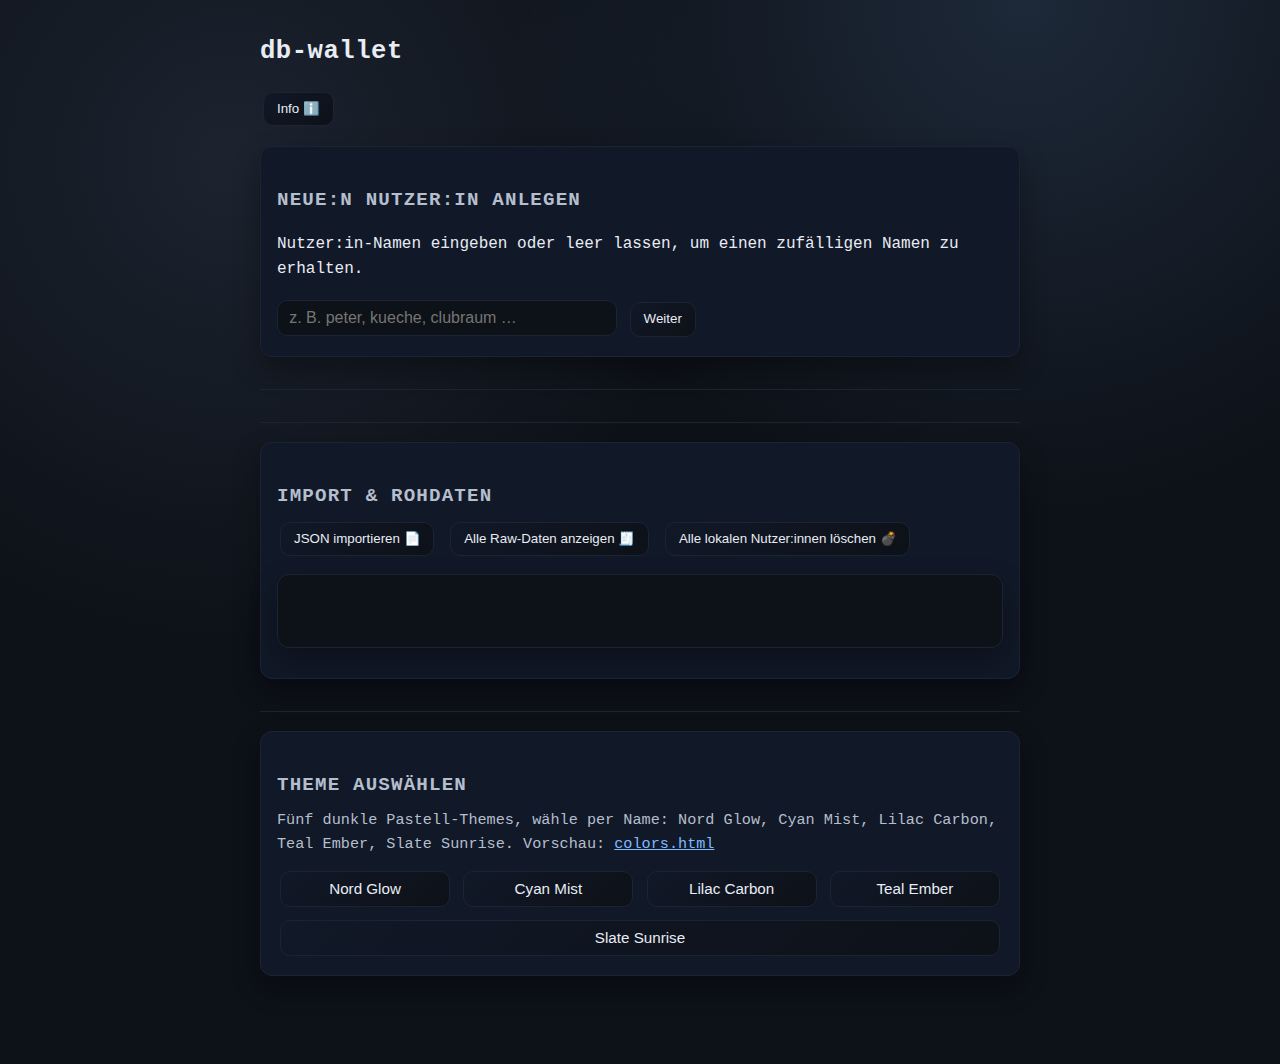
<file: index.html>
<!doctype html>
<html lang="de">
    <head>
        <meta charset="utf-8" />
        <meta name="viewport" content="width=device-width, initial-scale=1" />
        <title>db-wallet – Start</title>
        <link rel="stylesheet" href="style.css" />
    </head>
    <body>
        <h1>db-wallet</h1>
        <button id="btn-info">Info ℹ️</button>

        <section>
            <h2>Neue:n Nutzer:in anlegen</h2>
            <p>
                Nutzer:in-Namen eingeben oder leer lassen, um einen zufälligen
                Namen zu erhalten.
            </p>
            <input
                id="username"
                type="text"
                placeholder="z. B. peter, kueche, clubraum …"
            />
            <button id="btn-start">Weiter</button>
        </section>

        <hr />

        <section id="existing-users-section">
            <h2>Vorhandene Nutzer:innen</h2>
            <div id="existing-users"></div>
            <br />
            <button id="btn-search-users">
                Nach lokalen Nutzer:innen suchen 🔍
            </button>
        </section>

        <hr />

        <section>
            <h2>Import &amp; Rohdaten</h2>
            <button id="btn-import-json">JSON importieren 📄</button>
            <input
                id="file-import"
                type="file"
                accept="application/json"
                style="display: none"
            />
            <button id="btn-raw-all">Alle Raw-Daten anzeigen 🧾</button>
            <button id="btn-nuke-all">
                Alle lokalen Nutzer:innen löschen 💣
            </button>
            <pre id="raw-output"></pre>
        </section>

        <hr />

        <section id="theme-section">
            <h2>Theme auswählen</h2>
            <p class="theme-note">
                Fünf dunkle Pastell-Themes, wähle per Name: Nord Glow, Cyan
                Mist, Lilac Carbon, Teal Ember, Slate Sunrise. Vorschau:
                <a href="colors.html">colors.html</a>
            </p>
            <div class="theme-buttons" id="theme-buttons"></div>
        </section>

        <script>
            function normalize(name) {
                let n = String(name || "")
                    .trim()
                    .toLowerCase();
                n = n.replace(/\s+/g, "-");
                n = n.replace(/[^a-z0-9_-]/g, "");
                if (n.startsWith("import:"))
                    n = "user-" + n.slice("import:".length);
                return n;
            }

            function randomId(len = 6) {
                const chars = "abcdefghijklmnopqrstuvwxyz0123456789";
                let o = "";
                for (let i = 0; i < len; i++)
                    o += chars[(Math.random() * chars.length) | 0];
                return o;
            }

            function base64UrlFromBinary(binary) {
                return btoa(binary)
                    .replace(/\+/g, "-")
                    .replace(/\//g, "_")
                    .replace(/=+$/g, "");
            }

            function randomWalletId(bytesLen = 12) {
                const bytes = new Uint8Array(bytesLen);
                if (
                    typeof crypto !== "undefined" &&
                    crypto &&
                    crypto.getRandomValues
                ) {
                    crypto.getRandomValues(bytes);
                } else {
                    for (let i = 0; i < bytes.length; i++) {
                        bytes[i] = Math.floor(Math.random() * 256);
                    }
                }

                let binary = "";
                for (let i = 0; i < bytes.length; i++) {
                    binary += String.fromCharCode(bytes[i]);
                }
                return base64UrlFromBinary(binary);
            }

            const THEMES = {
                "Nord Glow": {
                    bg: "#111827",
                    panel: "#162131",
                    border: "#1f2c40",
                    accent: "#9cd6ff",
                    "accent-strong": "#7bc3ff",
                    text: "#e9f0fb",
                    muted: "#bfc9dc",
                    danger: "#f19da0",
                },
                "Cyan Mist": {
                    bg: "#0f1b24",
                    panel: "#142330",
                    border: "#1c3042",
                    accent: "#8be5ff",
                    "accent-strong": "#68d2ff",
                    text: "#e6f5ff",
                    muted: "#b8c9d9",
                    danger: "#ffb0b8",
                },
                "Lilac Carbon": {
                    bg: "#121322",
                    panel: "#181a2b",
                    border: "#242842",
                    accent: "#c7b6ff",
                    "accent-strong": "#b59bff",
                    text: "#f0edff",
                    muted: "#c5c2d8",
                    danger: "#f7a3c0",
                },
                "Teal Ember": {
                    bg: "#10201f",
                    panel: "#142826",
                    border: "#1b3531",
                    accent: "#8df0d1",
                    "accent-strong": "#6be8c0",
                    text: "#e9fff8",
                    muted: "#b5d6cb",
                    danger: "#ffb3a4",
                },
                "Slate Sunrise": {
                    bg: "#141b24",
                    panel: "#1a2430",
                    border: "#243244",
                    accent: "#f2c18f",
                    "accent-strong": "#f0ae69",
                    text: "#f7f1e7",
                    muted: "#d2c7ba",
                    danger: "#ffb4a2",
                },
            };

            const THEME_KEY = "db-wallet:theme";

            function getStoredTheme() {
                try {
                    const stored = localStorage.getItem(THEME_KEY);
                    return stored && THEMES[stored] ? stored : null;
                } catch (e) {
                    return null;
                }
            }

            function applyTheme(name) {
                const theme = THEMES[name];
                if (!theme) return;
                const root = document.documentElement;
                Object.entries(theme).forEach(([token, value]) => {
                    root.style.setProperty(`--${token}`, value);
                });
                try {
                    localStorage.setItem(THEME_KEY, name);
                } catch (e) {
                    // ignore storage issues
                }
                highlightActiveTheme(name);
            }

            function highlightActiveTheme(name) {
                const buttons = document.querySelectorAll(".theme-btn");
                buttons.forEach((btn) => {
                    btn.classList.toggle("active", btn.dataset.theme === name);
                });
            }

            function initThemeSelector() {
                const container = document.getElementById("theme-buttons");
                if (!container) return;

                Object.keys(THEMES).forEach((name) => {
                    const btn = document.createElement("button");
                    btn.className = "theme-btn";
                    btn.dataset.theme = name;
                    btn.textContent = name;
                    btn.addEventListener("click", () => applyTheme(name));
                    container.appendChild(btn);
                });

                const stored = getStoredTheme();
                if (stored) {
                    applyTheme(stored);
                }
            }

            (function applyStoredTheme() {
                const stored = getStoredTheme();
                if (stored) applyTheme(stored);
            })();

            const STORAGE_PREFIX = "db-wallet:";

            function safeParse(raw) {
                try {
                    return JSON.parse(raw);
                } catch (e) {
                    return null;
                }
            }

            function userIdExists(userId) {
                if (!userId) return false;
                return !!localStorage.getItem(STORAGE_PREFIX + userId);
            }

            function makeUniqueUserId(base) {
                let candidate = base;
                let i = 2;
                while (userIdExists(candidate)) {
                    candidate = `${base}-${i}`;
                    i++;
                }
                return candidate;
            }

            // Alle Wallet-ähnlichen Objekte aus localStorage sammeln
            function collectWalletEntries() {
                const entries = [];
                const seenUserIds = new Set();

                for (let i = 0; i < localStorage.length; i++) {
                    const key = localStorage.key(i);
                    if (!key) continue;

                    if (!key.startsWith(STORAGE_PREFIX)) continue;

                    try {
                        const raw = localStorage.getItem(key);
                        if (!raw) continue;
                        const obj = JSON.parse(raw);
                        if (
                            obj &&
                            typeof obj === "object" &&
                            Array.isArray(obj.events)
                        ) {
                            const userId =
                                typeof obj.userId === "string"
                                    ? obj.userId
                                    : key.slice(STORAGE_PREFIX.length);
                            if (!userId) continue;
                            if (!seenUserIds.has(userId)) {
                                seenUserIds.add(userId);
                                entries.push({
                                    key,
                                    userId,
                                    wallet: obj,
                                });
                            }
                        }
                    } catch (e) {
                        // ignorieren
                    }
                }

                entries.sort((a, b) => a.userId.localeCompare(b.userId));
                return entries;
            }

            function mergeEvents(localEvents, remoteEvents) {
                const map = new Map();
                for (const e of localEvents || []) {
                    if (e && e.id) map.set(e.id, e);
                }
                for (const e of remoteEvents || []) {
                    if (e && e.id && !map.has(e.id)) map.set(e.id, e);
                }
                return Array.from(map.values());
            }

            function findUserIdByWalletId(walletId) {
                if (!walletId) return null;
                const entries = collectWalletEntries();
                for (const entry of entries) {
                    if (entry.wallet && entry.wallet.walletId === walletId) {
                        return entry.userId;
                    }
                }
                return null;
            }

            function renderExistingUsers() {
                const container = document.getElementById("existing-users");
                const section = document.getElementById(
                    "existing-users-section",
                );
                if (!container) return;

                const entries = collectWalletEntries();
                container.innerHTML = "";

                if (!entries.length) {
                    if (section) {
                        section.style.display = "none";
                    }
                    return;
                }

                if (section) {
                    section.style.display = "block";
                }

                const list = document.createElement("div");
                entries.forEach((entry, index) => {
                    const row = document.createElement("div");
                    row.style.display = "flex";
                    row.style.alignItems = "center";
                    row.style.gap = "0.5rem";

                    const radio = document.createElement("input");
                    radio.type = "radio";
                    radio.name = "existing-user";
                    radio.value = entry.userId;
                    radio.title = "Diese:n Nutzer:in öffnen";
                    if (index === 0) radio.checked = true;

                    const radioLabel = document.createElement("span");
                    radioLabel.textContent = "öffnen";

                    const checkbox = document.createElement("input");
                    checkbox.type = "checkbox";
                    checkbox.className = "user-delete-checkbox";
                    checkbox.value = entry.userId;
                    checkbox.title = "Diese:n Nutzer:in zum Löschen markieren";

                    const checkboxLabel = document.createElement("span");
                    checkboxLabel.textContent = "löschen";

                    const label = document.createElement("span");
                    label.textContent = entry.userId;

                    row.appendChild(radio);
                    row.appendChild(radioLabel);
                    row.appendChild(checkbox);
                    row.appendChild(checkboxLabel);
                    row.appendChild(label);

                    list.appendChild(row);
                });

                container.appendChild(list);

                const btnOpen = document.createElement("button");
                btnOpen.textContent = "Ausgewählte:n Nutzer:in öffnen";
                btnOpen.addEventListener("click", () => {
                    const selected = container.querySelector(
                        'input[name="existing-user"]:checked',
                    );
                    if (!selected) return;
                    window.location.href = "wallet.html#" + selected.value;
                });

                const btnDelete = document.createElement("button");
                btnDelete.textContent = "Ausgewählte Nutzer:innen löschen 🗑️";
                btnDelete.addEventListener("click", () => {
                    const checkboxes = container.querySelectorAll(
                        ".user-delete-checkbox:checked",
                    );
                    if (!checkboxes.length) return;

                    const usersToDelete = Array.from(checkboxes).map(
                        (cb) => cb.value,
                    );
                    const confirmMsg =
                        usersToDelete.length === 1
                            ? `Soll Nutzer:in "${usersToDelete[0]}" wirklich gelöscht werden?`
                            : `Sollen die folgenden ${usersToDelete.length} Nutzer:innen wirklich gelöscht werden?\n\n` +
                              usersToDelete.join(", ");

                    if (!window.confirm(confirmMsg)) {
                        return;
                    }

                    usersToDelete.forEach((userId) => {
                        const storageKey = STORAGE_PREFIX + userId;
                        localStorage.removeItem(storageKey);
                        localStorage.removeItem(userId);
                    });

                    renderExistingUsers();
                });

                container.appendChild(document.createElement("br"));
                container.appendChild(btnOpen);
                container.appendChild(btnDelete);
            }

            function start() {
                const raw = document.getElementById("username").value;
                let u = normalize(raw);
                if (!u) u = "user-" + randomId();
                window.location.href = "wallet.html#" + u;
            }

            (function init() {
                const inputUsername = document.getElementById("username");
                const btnStart = document.getElementById("btn-start");
                const btnSearchUsers =
                    document.getElementById("btn-search-users");
                const btnImportJson =
                    document.getElementById("btn-import-json");
                const fileImport = document.getElementById("file-import");
                const btnRawAll = document.getElementById("btn-raw-all");
                const btnNukeAll = document.getElementById("btn-nuke-all");
                const rawOutput = document.getElementById("raw-output");
                const btnInfo = document.getElementById("btn-info");

                if (btnStart) {
                    btnStart.onclick = start;
                }
                if (inputUsername) {
                    inputUsername.addEventListener("keydown", (e) => {
                        if (e.key === "Enter") start();
                    });
                }
                if (btnInfo) {
                    btnInfo.addEventListener("click", () => {
                        window.open(
                            "https://github.com/bmmmm/db-wallet",
                            "_blank",
                        );
                    });
                }
                if (btnSearchUsers) {
                    btnSearchUsers.addEventListener("click", () => {
                        renderExistingUsers();
                    });
                }
                if (btnNukeAll) {
                    btnNukeAll.addEventListener("click", () => {
                        const entries = collectWalletEntries();
                        if (!entries.length) {
                            alert(
                                "Es wurden keine lokalen Nutzer:innen gefunden.",
                            );
                            return;
                        }

                        const userIds = entries.map((e) => e.userId);
                        const confirmMsg =
                            userIds.length === 1
                                ? `Soll die lokale Nutzer:in "${userIds[0]}" wirklich vollständig gelöscht werden?`
                                : `Sollen die folgenden ${userIds.length} lokalen Nutzer:innen wirklich vollständig gelöscht werden?\n\n` +
                                  userIds.join(", ");

                        if (!window.confirm(confirmMsg)) {
                            return;
                        }

                        // Alle Wallet-Einträge und Legacy-Keys entfernen
                        entries.forEach((entry) => {
                            localStorage.removeItem(entry.key); // db-wallet:<userId>
                            localStorage.removeItem(entry.userId); // Legacy-Key
                        });

                        // Registry entfernen, falls vorhanden
                        try {
                            localStorage.removeItem("db-wallet:registry");
                        } catch (e) {
                            // ignore
                        }

                        // UI aktualisieren
                        if (rawOutput) {
                            rawOutput.textContent = "";
                        }
                        renderExistingUsers();
                        alert(
                            "Alle lokalen db-wallet-Nutzer:innen wurden gelöscht.",
                        );
                    });
                }

                if (btnImportJson && fileImport) {
                    btnImportJson.addEventListener("click", () => {
                        fileImport.value = "";
                        fileImport.click();
                    });

                    fileImport.addEventListener("change", (e) => {
                        const file = e.target.files && e.target.files[0];
                        if (!file) return;

                        const reader = new FileReader();
                        reader.onload = (ev) => {
                            try {
                                const text = ev.target.result;
                                const data = JSON.parse(text);

                                if (!data || typeof data !== "object") {
                                    throw new Error("Ungültiges JSON-Format.");
                                }

                                let userId = data.userId
                                    ? String(data.userId).trim()
                                    : "";
                                userId = normalize(userId);
                                if (!userId) {
                                    userId = "user-" + randomId();
                                }

                                const importedWalletId =
                                    typeof data.walletId === "string"
                                        ? data.walletId
                                        : "";

                                if (importedWalletId) {
                                    const knownUserId =
                                        findUserIdByWalletId(importedWalletId);
                                    if (knownUserId) {
                                        userId = knownUserId;
                                    } else if (userIdExists(userId)) {
                                        const existingRaw =
                                            localStorage.getItem(
                                                STORAGE_PREFIX + userId,
                                            );
                                        const existingObj = safeParse(
                                            existingRaw || "",
                                        );
                                        const existingWalletId =
                                            existingObj &&
                                            typeof existingObj.walletId ===
                                                "string"
                                                ? existingObj.walletId
                                                : null;
                                        if (
                                            existingWalletId !==
                                            importedWalletId
                                        ) {
                                            const suffix = importedWalletId
                                                .slice(0, 4)
                                                .toLowerCase();
                                            userId = makeUniqueUserId(
                                                `${userId}-${suffix}`,
                                            );
                                        }
                                    }
                                }

                                const existingRaw = localStorage.getItem(
                                    STORAGE_PREFIX + userId,
                                );
                                const existingObj = safeParse(
                                    existingRaw || "",
                                );
                                const existingEvents =
                                    existingObj &&
                                    Array.isArray(existingObj.events)
                                        ? existingObj.events
                                        : [];
                                const importedEvents = Array.isArray(
                                    data.events,
                                )
                                    ? data.events
                                    : [];

                                const wallet = {
                                    userId,
                                    walletId:
                                        importedWalletId ||
                                        (existingObj &&
                                        typeof existingObj.walletId === "string"
                                            ? existingObj.walletId
                                            : null) ||
                                        randomWalletId(),
                                    deviceId:
                                        (existingObj &&
                                        typeof existingObj.deviceId === "string"
                                            ? existingObj.deviceId
                                            : null) ||
                                        data.deviceId ||
                                        randomId(8),
                                    v:
                                        data.v ||
                                        (existingObj && existingObj.v) ||
                                        1,
                                    events: mergeEvents(
                                        existingEvents,
                                        importedEvents,
                                    ),
                                };

                                const json = JSON.stringify(wallet);
                                const storageKey = STORAGE_PREFIX + userId;

                                localStorage.setItem(storageKey, json);
                                localStorage.setItem(userId, json);

                                const importedTheme =
                                    typeof data.theme === "string"
                                        ? data.theme
                                        : "";
                                if (importedTheme && THEMES[importedTheme]) {
                                    applyTheme(importedTheme);
                                }

                                renderExistingUsers();
                                window.location.href = "wallet.html#" + userId;
                            } catch (err) {
                                alert(
                                    "Import fehlgeschlagen: " +
                                        (err.message || err),
                                );
                            }
                        };
                        reader.readAsText(file);
                    });
                }

                if (btnRawAll && rawOutput) {
                    btnRawAll.addEventListener("click", () => {
                        const entries = collectWalletEntries();
                        if (!entries.length) {
                            rawOutput.textContent =
                                "Keine Wallet-Daten im lokalen Speicher gefunden.";
                            return;
                        }
                        const all = entries.map((e) => ({
                            storageKey: e.key,
                            userId: e.userId,
                            wallet: e.wallet,
                        }));
                        rawOutput.textContent = JSON.stringify(all, null, 2);
                    });
                }

                initThemeSelector();
                // beim Laden direkt versuchen, Wallets zu finden
                renderExistingUsers();
            })();
        </script>
    </body>
</html>
</file>
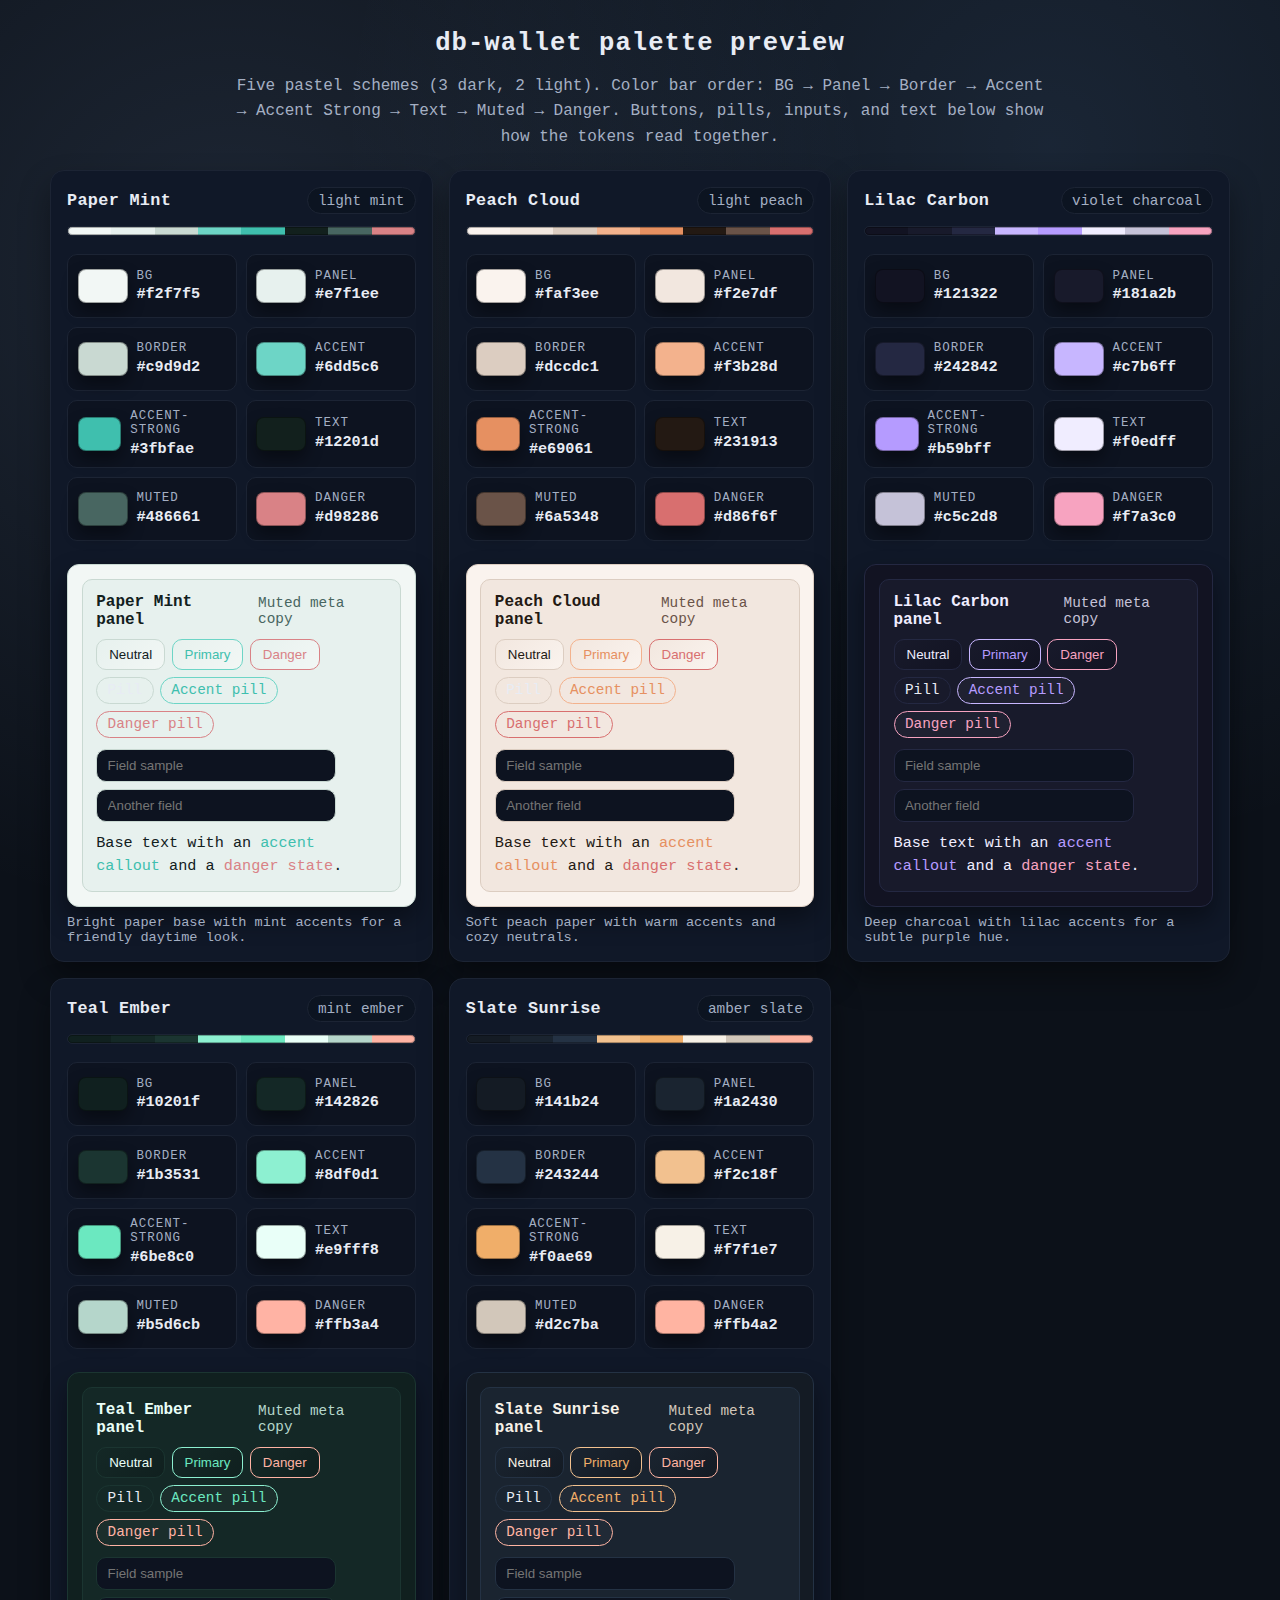
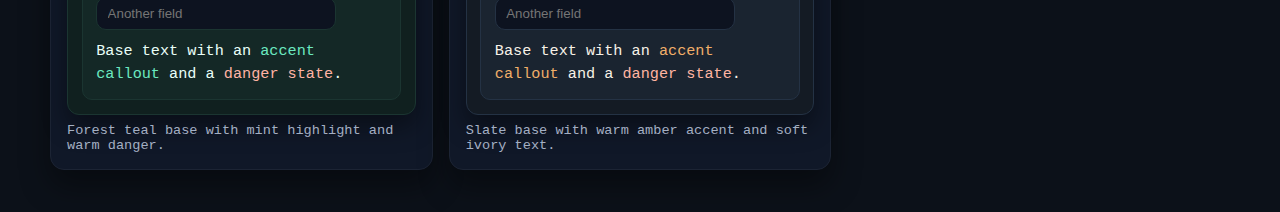
<file: colors.html>
<!doctype html>
<html lang="en">
    <head>
        <meta charset="utf-8" />
        <meta name="viewport" content="width=device-width, initial-scale=1" />
        <title>db-wallet – Color Preview</title>
        <link rel="stylesheet" href="colors.css" />
    </head>
    <body>
        <h1>db-wallet palette preview</h1>
        <p class="intro">
            Five pastel schemes (3 dark, 2 light). Color bar order: BG → Panel →
            Border → Accent → Accent Strong → Text → Muted → Danger. Buttons,
            pills, inputs, and text below show how the tokens read together.
        </p>
        <main>
            <section class="palette" data-scheme="paper-mint">
                <div class="palette-header">
                    <div class="palette-name">Paper Mint</div>
                    <div class="palette-tag">light mint</div>
                </div>
                <div class="color-bar"></div>
                <div class="swatches">
                    <div class="swatch">
                        <div class="chip" style="--color: var(--bg)"></div>
                        <div class="meta">
                            <div class="token">bg</div>
                            <div class="value">#f2f7f5</div>
                        </div>
                    </div>
                    <div class="swatch">
                        <div class="chip" style="--color: var(--panel)"></div>
                        <div class="meta">
                            <div class="token">panel</div>
                            <div class="value">#e7f1ee</div>
                        </div>
                    </div>
                    <div class="swatch">
                        <div class="chip" style="--color: var(--border)"></div>
                        <div class="meta">
                            <div class="token">border</div>
                            <div class="value">#c9d9d2</div>
                        </div>
                    </div>
                    <div class="swatch">
                        <div class="chip" style="--color: var(--accent)"></div>
                        <div class="meta">
                            <div class="token">accent</div>
                            <div class="value">#6dd5c6</div>
                        </div>
                    </div>
                    <div class="swatch">
                        <div
                            class="chip"
                            style="--color: var(--accent-strong)"
                        ></div>
                        <div class="meta">
                            <div class="token">accent-strong</div>
                            <div class="value">#3fbfae</div>
                        </div>
                    </div>
                    <div class="swatch">
                        <div class="chip" style="--color: var(--text)"></div>
                        <div class="meta">
                            <div class="token">text</div>
                            <div class="value">#12201d</div>
                        </div>
                    </div>
                    <div class="swatch">
                        <div class="chip" style="--color: var(--muted)"></div>
                        <div class="meta">
                            <div class="token">muted</div>
                            <div class="value">#486661</div>
                        </div>
                    </div>
                    <div class="swatch">
                        <div class="chip" style="--color: var(--danger)"></div>
                        <div class="meta">
                            <div class="token">danger</div>
                            <div class="value">#d98286</div>
                        </div>
                    </div>
                </div>
                <div class="sample">
                    <div class="panel">
                        <div class="sample-top">
                            <p class="sample-title">Paper Mint panel</p>
                            <p class="sample-muted">Muted meta copy</p>
                        </div>
                        <div class="sample-buttons">
                            <button>Neutral</button>
                            <button class="accent-btn">Primary</button>
                            <button class="danger-pill">Danger</button>
                        </div>
                        <div class="sample-row">
                            <span class="pill">Pill</span>
                            <span class="pill accent-pill">Accent pill</span>
                            <span class="pill danger-pill">Danger pill</span>
                        </div>
                        <div class="sample-fields">
                            <input placeholder="Field sample" />
                            <input placeholder="Another field" />
                        </div>
                        <p class="sample-text">
                            Base text with an
                            <span class="accent">accent callout</span> and a
                            <span class="danger">danger state</span>.
                        </p>
                    </div>
                </div>
                <div class="legend">
                    Bright paper base with mint accents for a friendly daytime
                    look.
                </div>
            </section>

            <section class="palette" data-scheme="peach-cloud">
                <div class="palette-header">
                    <div class="palette-name">Peach Cloud</div>
                    <div class="palette-tag">light peach</div>
                </div>
                <div class="color-bar"></div>
                <div class="swatches">
                    <div class="swatch">
                        <div class="chip" style="--color: var(--bg)"></div>
                        <div class="meta">
                            <div class="token">bg</div>
                            <div class="value">#faf3ee</div>
                        </div>
                    </div>
                    <div class="swatch">
                        <div class="chip" style="--color: var(--panel)"></div>
                        <div class="meta">
                            <div class="token">panel</div>
                            <div class="value">#f2e7df</div>
                        </div>
                    </div>
                    <div class="swatch">
                        <div class="chip" style="--color: var(--border)"></div>
                        <div class="meta">
                            <div class="token">border</div>
                            <div class="value">#dccdc1</div>
                        </div>
                    </div>
                    <div class="swatch">
                        <div class="chip" style="--color: var(--accent)"></div>
                        <div class="meta">
                            <div class="token">accent</div>
                            <div class="value">#f3b28d</div>
                        </div>
                    </div>
                    <div class="swatch">
                        <div
                            class="chip"
                            style="--color: var(--accent-strong)"
                        ></div>
                        <div class="meta">
                            <div class="token">accent-strong</div>
                            <div class="value">#e69061</div>
                        </div>
                    </div>
                    <div class="swatch">
                        <div class="chip" style="--color: var(--text)"></div>
                        <div class="meta">
                            <div class="token">text</div>
                            <div class="value">#231913</div>
                        </div>
                    </div>
                    <div class="swatch">
                        <div class="chip" style="--color: var(--muted)"></div>
                        <div class="meta">
                            <div class="token">muted</div>
                            <div class="value">#6a5348</div>
                        </div>
                    </div>
                    <div class="swatch">
                        <div class="chip" style="--color: var(--danger)"></div>
                        <div class="meta">
                            <div class="token">danger</div>
                            <div class="value">#d86f6f</div>
                        </div>
                    </div>
                </div>
                <div class="sample">
                    <div class="panel">
                        <div class="sample-top">
                            <p class="sample-title">Peach Cloud panel</p>
                            <p class="sample-muted">Muted meta copy</p>
                        </div>
                        <div class="sample-buttons">
                            <button>Neutral</button>
                            <button class="accent-btn">Primary</button>
                            <button class="danger-pill">Danger</button>
                        </div>
                        <div class="sample-row">
                            <span class="pill">Pill</span>
                            <span class="pill accent-pill">Accent pill</span>
                            <span class="pill danger-pill">Danger pill</span>
                        </div>
                        <div class="sample-fields">
                            <input placeholder="Field sample" />
                            <input placeholder="Another field" />
                        </div>
                        <p class="sample-text">
                            Base text with an
                            <span class="accent">accent callout</span> and a
                            <span class="danger">danger state</span>.
                        </p>
                    </div>
                </div>
                <div class="legend">
                    Soft peach paper with warm accents and cozy neutrals.
                </div>
            </section>

            <section class="palette" data-scheme="lilac-carbon">
                <div class="palette-header">
                    <div class="palette-name">Lilac Carbon</div>
                    <div class="palette-tag">violet charcoal</div>
                </div>
                <div class="color-bar"></div>
                <div class="swatches">
                    <div class="swatch">
                        <div class="chip" style="--color: var(--bg)"></div>
                        <div class="meta">
                            <div class="token">bg</div>
                            <div class="value">#121322</div>
                        </div>
                    </div>
                    <div class="swatch">
                        <div class="chip" style="--color: var(--panel)"></div>
                        <div class="meta">
                            <div class="token">panel</div>
                            <div class="value">#181a2b</div>
                        </div>
                    </div>
                    <div class="swatch">
                        <div class="chip" style="--color: var(--border)"></div>
                        <div class="meta">
                            <div class="token">border</div>
                            <div class="value">#242842</div>
                        </div>
                    </div>
                    <div class="swatch">
                        <div class="chip" style="--color: var(--accent)"></div>
                        <div class="meta">
                            <div class="token">accent</div>
                            <div class="value">#c7b6ff</div>
                        </div>
                    </div>
                    <div class="swatch">
                        <div
                            class="chip"
                            style="--color: var(--accent-strong)"
                        ></div>
                        <div class="meta">
                            <div class="token">accent-strong</div>
                            <div class="value">#b59bff</div>
                        </div>
                    </div>
                    <div class="swatch">
                        <div class="chip" style="--color: var(--text)"></div>
                        <div class="meta">
                            <div class="token">text</div>
                            <div class="value">#f0edff</div>
                        </div>
                    </div>
                    <div class="swatch">
                        <div class="chip" style="--color: var(--muted)"></div>
                        <div class="meta">
                            <div class="token">muted</div>
                            <div class="value">#c5c2d8</div>
                        </div>
                    </div>
                    <div class="swatch">
                        <div class="chip" style="--color: var(--danger)"></div>
                        <div class="meta">
                            <div class="token">danger</div>
                            <div class="value">#f7a3c0</div>
                        </div>
                    </div>
                </div>
                <div class="sample">
                    <div class="panel">
                        <div class="sample-top">
                            <p class="sample-title">Lilac Carbon panel</p>
                            <p class="sample-muted">Muted meta copy</p>
                        </div>
                        <div class="sample-buttons">
                            <button>Neutral</button>
                            <button class="accent-btn">Primary</button>
                            <button class="danger-pill">Danger</button>
                        </div>
                        <div class="sample-row">
                            <span class="pill">Pill</span>
                            <span class="pill accent-pill">Accent pill</span>
                            <span class="pill danger-pill">Danger pill</span>
                        </div>
                        <div class="sample-fields">
                            <input placeholder="Field sample" />
                            <input placeholder="Another field" />
                        </div>
                        <p class="sample-text">
                            Base text with an
                            <span class="accent">accent callout</span> and a
                            <span class="danger">danger state</span>.
                        </p>
                    </div>
                </div>
                <div class="legend">
                    Deep charcoal with lilac accents for a subtle purple hue.
                </div>
            </section>

            <section class="palette" data-scheme="teal-ember">
                <div class="palette-header">
                    <div class="palette-name">Teal Ember</div>
                    <div class="palette-tag">mint ember</div>
                </div>
                <div class="color-bar"></div>
                <div class="swatches">
                    <div class="swatch">
                        <div class="chip" style="--color: var(--bg)"></div>
                        <div class="meta">
                            <div class="token">bg</div>
                            <div class="value">#10201f</div>
                        </div>
                    </div>
                    <div class="swatch">
                        <div class="chip" style="--color: var(--panel)"></div>
                        <div class="meta">
                            <div class="token">panel</div>
                            <div class="value">#142826</div>
                        </div>
                    </div>
                    <div class="swatch">
                        <div class="chip" style="--color: var(--border)"></div>
                        <div class="meta">
                            <div class="token">border</div>
                            <div class="value">#1b3531</div>
                        </div>
                    </div>
                    <div class="swatch">
                        <div class="chip" style="--color: var(--accent)"></div>
                        <div class="meta">
                            <div class="token">accent</div>
                            <div class="value">#8df0d1</div>
                        </div>
                    </div>
                    <div class="swatch">
                        <div
                            class="chip"
                            style="--color: var(--accent-strong)"
                        ></div>
                        <div class="meta">
                            <div class="token">accent-strong</div>
                            <div class="value">#6be8c0</div>
                        </div>
                    </div>
                    <div class="swatch">
                        <div class="chip" style="--color: var(--text)"></div>
                        <div class="meta">
                            <div class="token">text</div>
                            <div class="value">#e9fff8</div>
                        </div>
                    </div>
                    <div class="swatch">
                        <div class="chip" style="--color: var(--muted)"></div>
                        <div class="meta">
                            <div class="token">muted</div>
                            <div class="value">#b5d6cb</div>
                        </div>
                    </div>
                    <div class="swatch">
                        <div class="chip" style="--color: var(--danger)"></div>
                        <div class="meta">
                            <div class="token">danger</div>
                            <div class="value">#ffb3a4</div>
                        </div>
                    </div>
                </div>
                <div class="sample">
                    <div class="panel">
                        <div class="sample-top">
                            <p class="sample-title">Teal Ember panel</p>
                            <p class="sample-muted">Muted meta copy</p>
                        </div>
                        <div class="sample-buttons">
                            <button>Neutral</button>
                            <button class="accent-btn">Primary</button>
                            <button class="danger-pill">Danger</button>
                        </div>
                        <div class="sample-row">
                            <span class="pill">Pill</span>
                            <span class="pill accent-pill">Accent pill</span>
                            <span class="pill danger-pill">Danger pill</span>
                        </div>
                        <div class="sample-fields">
                            <input placeholder="Field sample" />
                            <input placeholder="Another field" />
                        </div>
                        <p class="sample-text">
                            Base text with an
                            <span class="accent">accent callout</span> and a
                            <span class="danger">danger state</span>.
                        </p>
                    </div>
                </div>
                <div class="legend">
                    Forest teal base with mint highlight and warm danger.
                </div>
            </section>

            <section class="palette" data-scheme="slate-sunrise">
                <div class="palette-header">
                    <div class="palette-name">Slate Sunrise</div>
                    <div class="palette-tag">amber slate</div>
                </div>
                <div class="color-bar"></div>
                <div class="swatches">
                    <div class="swatch">
                        <div class="chip" style="--color: var(--bg)"></div>
                        <div class="meta">
                            <div class="token">bg</div>
                            <div class="value">#141b24</div>
                        </div>
                    </div>
                    <div class="swatch">
                        <div class="chip" style="--color: var(--panel)"></div>
                        <div class="meta">
                            <div class="token">panel</div>
                            <div class="value">#1a2430</div>
                        </div>
                    </div>
                    <div class="swatch">
                        <div class="chip" style="--color: var(--border)"></div>
                        <div class="meta">
                            <div class="token">border</div>
                            <div class="value">#243244</div>
                        </div>
                    </div>
                    <div class="swatch">
                        <div class="chip" style="--color: var(--accent)"></div>
                        <div class="meta">
                            <div class="token">accent</div>
                            <div class="value">#f2c18f</div>
                        </div>
                    </div>
                    <div class="swatch">
                        <div
                            class="chip"
                            style="--color: var(--accent-strong)"
                        ></div>
                        <div class="meta">
                            <div class="token">accent-strong</div>
                            <div class="value">#f0ae69</div>
                        </div>
                    </div>
                    <div class="swatch">
                        <div class="chip" style="--color: var(--text)"></div>
                        <div class="meta">
                            <div class="token">text</div>
                            <div class="value">#f7f1e7</div>
                        </div>
                    </div>
                    <div class="swatch">
                        <div class="chip" style="--color: var(--muted)"></div>
                        <div class="meta">
                            <div class="token">muted</div>
                            <div class="value">#d2c7ba</div>
                        </div>
                    </div>
                    <div class="swatch">
                        <div class="chip" style="--color: var(--danger)"></div>
                        <div class="meta">
                            <div class="token">danger</div>
                            <div class="value">#ffb4a2</div>
                        </div>
                    </div>
                </div>
                <div class="sample">
                    <div class="panel">
                        <div class="sample-top">
                            <p class="sample-title">Slate Sunrise panel</p>
                            <p class="sample-muted">Muted meta copy</p>
                        </div>
                        <div class="sample-buttons">
                            <button>Neutral</button>
                            <button class="accent-btn">Primary</button>
                            <button class="danger-pill">Danger</button>
                        </div>
                        <div class="sample-row">
                            <span class="pill">Pill</span>
                            <span class="pill accent-pill">Accent pill</span>
                            <span class="pill danger-pill">Danger pill</span>
                        </div>
                        <div class="sample-fields">
                            <input placeholder="Field sample" />
                            <input placeholder="Another field" />
                        </div>
                        <p class="sample-text">
                            Base text with an
                            <span class="accent">accent callout</span> and a
                            <span class="danger">danger state</span>.
                        </p>
                    </div>
                </div>
                <div class="legend">
                    Slate base with warm amber accent and soft ivory text.
                </div>
            </section>
        </main>
    </body>
</html>
</file>
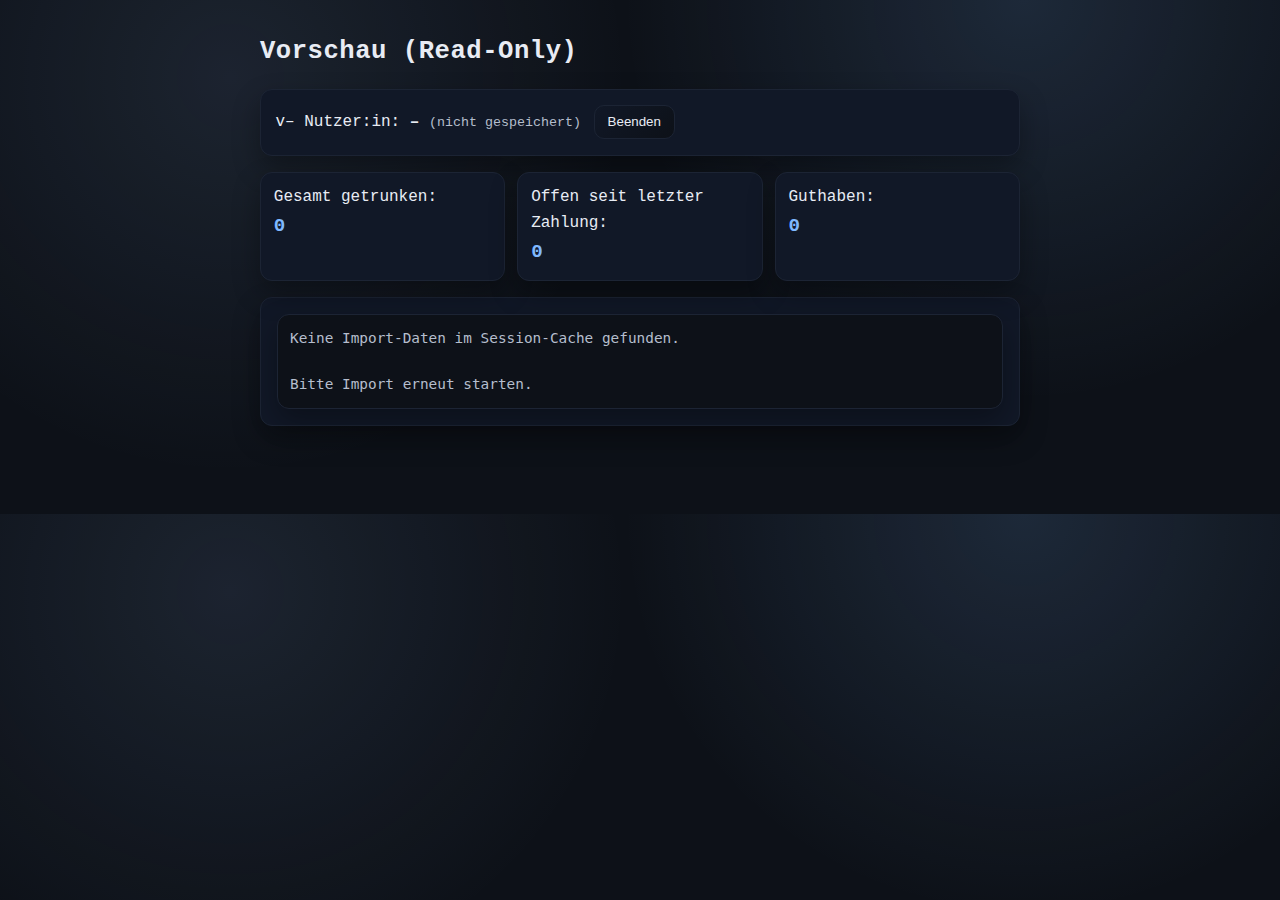
<file: preview.html>
<!doctype html>
<html lang="de">
    <head>
        <meta charset="utf-8" />
        <meta name="viewport" content="width=device-width, initial-scale=1" />
        <title>db-wallet – Vorschau (Read-Only)</title>
        <link rel="icon" href="data:," />
        <link rel="stylesheet" href="style.css" />
        <link rel="stylesheet" href="themes.css" />
        <script src="theme.js"></script>
    </head>
    <body data-page="preview">
        <h1>Vorschau (Read-Only)</h1>

        <div class="top-row">
            <div>
                <span id="wallet-version">v–</span> Nutzer:in:
                <strong id="uid">–</strong>
                <small style="color: var(--muted)">(nicht gespeichert)</small>
            </div>
            <button id="btn-exit">Beenden</button>
        </div>

        <div class="stat-panel">
            <div class="stat">
                Gesamt getrunken:<br /><strong id="total">0</strong>
            </div>
            <div class="stat">
                Offen seit letzter Zahlung:<br /><strong id="unpaid">0</strong>
            </div>
            <div class="stat">
                Guthaben:<br /><strong id="credit">0</strong>
            </div>
        </div>

        <div class="wallet-actions">
            <pre id="history">Lade Vorschau…</pre>
        </div>

        <script src="import-preview.js"></script>
    </body>
</html>
</file>
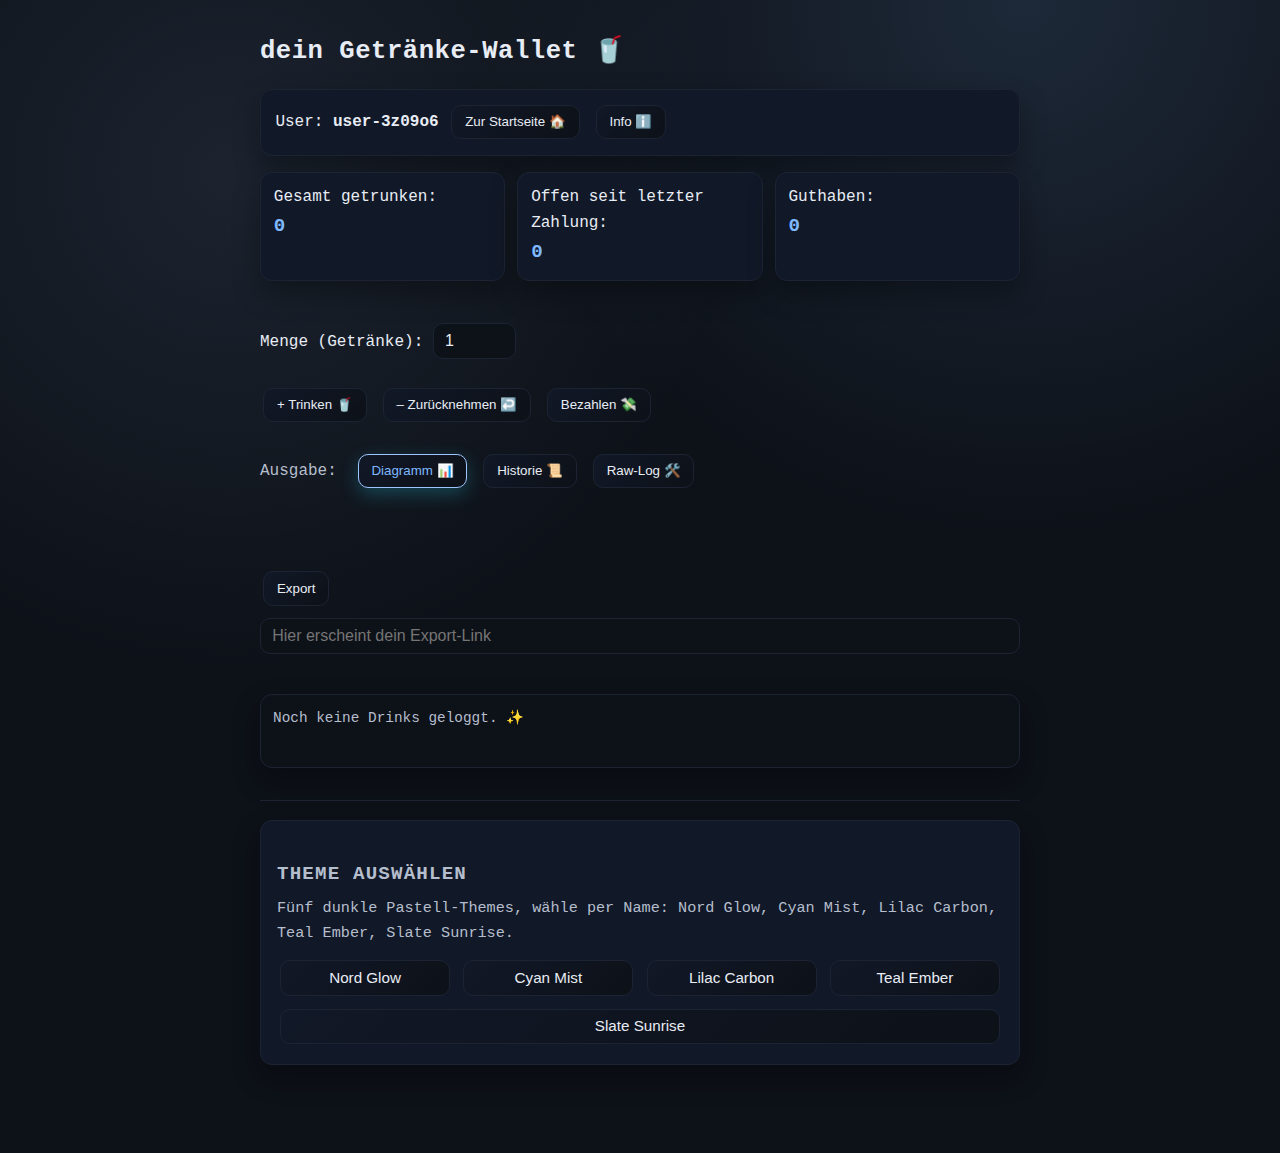
<file: wallet.html>
<!doctype html>
<html lang="de">
    <head>
        <meta charset="utf-8" />
        <meta name="viewport" content="width=device-width, initial-scale=1" />
        <title>db-wallet – Getränke</title>
        <link rel="stylesheet" href="style.css" />
    </head>
    <body>
        <h1>dein Getränke-Wallet 🥤</h1>

        <div class="top-row">
            <div>User: <strong id="uid"></strong></div>
            <button id="btn-home">Zur Startseite 🏠</button>
            <button id="btn-info">Info ℹ️</button>
        </div>
        <div class="stat-panel">
            <div class="stat">
                Gesamt getrunken:<br /><strong id="total">0</strong>
            </div>
            <div class="stat">
                Offen seit letzter Zahlung:<br /><strong id="unpaid">0</strong>
            </div>
            <div class="stat">
                Guthaben:<br /><strong id="credit">0</strong>
            </div>
        </div>

        <br />

        <label for="amount">Menge (Getränke):</label>
        <input id="amount" type="number" min="1" value="1" />

        <br /><br />

        <!-- Hauptaktionen -->
        <button id="btn-drink">+ Trinken 🥤</button>
        <button id="btn-minus">– Zurücknehmen ↩️</button>
        <button id="btn-pay">Bezahlen 💸</button>
        <span id="pay-options" style="display: none">
            <button id="btn-pay-today">heute bezahlen 💰</button>
            <button id="btn-credit">Guthaben aufladen 💰</button>
        </span>

        <br /><br />

        <!-- Ausgabe-Modus -->
        <div>
            <span class="history-mode-label">Ausgabe:</span>
            <button id="mode-diagram" class="mode-btn active">
                Diagramm 📊
            </button>
            <button id="mode-log" class="mode-btn">Historie 📜</button>
            <button id="mode-raw" class="mode-btn">Raw-Log 🛠️</button>
        </div>

        <div class="raw-toggle">
            Raw-Log für:
            <button id="raw-scope-current" class="raw-toggle-btn active">
                aktuellen User
            </button>
            <button id="raw-scope-all" class="raw-toggle-btn">alle User</button>
        </div>

        <br />

        <!-- Log-Bearbeitung -->
        <div id="log-tools">
            <label>
                <input type="checkbox" id="log-edit-toggle" />
                Bearbeitungsfunktionen anzeigen
            </label>
            <div id="log-edit-group">
                <label for="delete-range">
                    Log-Aktions-IDs:
                    <small
                        >(Bearbeiten: genau eine ID, Löschen: mehrere
                        IDs/Ranges, z. B. 1,3,5-7)</small
                    >
                </label>
                <input
                    id="delete-range"
                    type="text"
                    placeholder="IDs aus der Historie-Ansicht eingeben …"
                />
                <br />
                <button id="btn-edit-entry">
                    Ausgewählten Eintrag bearbeiten ✏️
                </button>
                <button id="btn-selection-delete">
                    Ausgewählte Einträge löschen 🧹
                </button>
                <button id="btn-reset">
                    Alle Daten für diesen User löschen 🗑️
                </button>
            </div>
        </div>

        <br /><br />

        <!-- Export-Bereich -->
        <button id="btn-export">Export</button>
        <span id="export-options" style="display: none">
            <button id="btn-export-link">Export-Link erzeugen 🔗</button>
            <button id="btn-export-json">Als JSON herunterladen 📄</button>
        </span>
        <input
            id="export-url"
            readonly
            placeholder="Hier erscheint dein Export-Link"
        />

        <br /><br />

        <pre id="history">Noch keine Drinks geloggt. ✨</pre>

        <hr />

        <section id="theme-section">
            <h2>Theme auswählen</h2>
            <p class="theme-note">
                Fünf dunkle Pastell-Themes, wähle per Name: Nord Glow, Cyan
                Mist, Lilac Carbon, Teal Ember, Slate Sunrise.
            </p>
            <div class="theme-buttons" id="theme-buttons"></div>
        </section>

        <script>
            (function () {
                const THEMES = {
                    "Nord Glow": {
                        bg: "#111827",
                        panel: "#162131",
                        border: "#1f2c40",
                        accent: "#9cd6ff",
                        "accent-strong": "#7bc3ff",
                        text: "#e9f0fb",
                        muted: "#bfc9dc",
                        danger: "#f19da0",
                    },
                    "Cyan Mist": {
                        bg: "#0f1b24",
                        panel: "#142330",
                        border: "#1c3042",
                        accent: "#8be5ff",
                        "accent-strong": "#68d2ff",
                        text: "#e6f5ff",
                        muted: "#b8c9d9",
                        danger: "#ffb0b8",
                    },
                    "Lilac Carbon": {
                        bg: "#121322",
                        panel: "#181a2b",
                        border: "#242842",
                        accent: "#c7b6ff",
                        "accent-strong": "#b59bff",
                        text: "#f0edff",
                        muted: "#c5c2d8",
                        danger: "#f7a3c0",
                    },
                    "Teal Ember": {
                        bg: "#10201f",
                        panel: "#142826",
                        border: "#1b3531",
                        accent: "#8df0d1",
                        "accent-strong": "#6be8c0",
                        text: "#e9fff8",
                        muted: "#b5d6cb",
                        danger: "#ffb3a4",
                    },
                    "Slate Sunrise": {
                        bg: "#141b24",
                        panel: "#1a2430",
                        border: "#243244",
                        accent: "#f2c18f",
                        "accent-strong": "#f0ae69",
                        text: "#f7f1e7",
                        muted: "#d2c7ba",
                        danger: "#ffb4a2",
                    },
                };

                const THEME_KEY = "db-wallet:theme";

                function applyTheme(name) {
                    const theme = THEMES[name];
                    if (!theme) return;
                    const root = document.documentElement;
                    Object.entries(theme).forEach(([token, value]) => {
                        root.style.setProperty(`--${token}`, value);
                    });
                    try {
                        localStorage.setItem(THEME_KEY, name);
                    } catch (e) {
                        // ignore storage issues
                    }
                    highlightActiveTheme(name);
                }

                function highlightActiveTheme(name) {
                    const buttons = document.querySelectorAll(".theme-btn");
                    buttons.forEach((btn) => {
                        btn.classList.toggle(
                            "active",
                            btn.dataset.theme === name,
                        );
                    });
                }

                function initThemeSelector() {
                    const container = document.getElementById("theme-buttons");
                    if (!container) return;

                    Object.keys(THEMES).forEach((themeName) => {
                        const btn = document.createElement("button");
                        btn.className = "theme-btn";
                        btn.dataset.theme = themeName;
                        btn.textContent = themeName;
                        btn.addEventListener("click", () =>
                            applyTheme(themeName),
                        );
                        container.appendChild(btn);
                    });

                    const stored = localStorage.getItem(THEME_KEY);
                    if (stored && THEMES[stored]) {
                        applyTheme(stored);
                    }
                }

                (function applyStoredTheme() {
                    const stored = localStorage.getItem(THEME_KEY);
                    if (stored && THEMES[stored]) {
                        applyTheme(stored);
                    }
                })();

                const helpers = (() => {
                    const STORAGE_PREFIX = "db-wallet:";
                    const REGISTRY_KEY = "db-wallet:registry";
                    const encoder = new TextEncoder();
                    const decoder = new TextDecoder();

                    function randomId(len = 6) {
                        const chars = "abcdefghijklmnopqrstuvwxyz0123456789";
                        let out = "";
                        for (let i = 0; i < len; i++) {
                            out +=
                                chars[Math.floor(Math.random() * chars.length)];
                        }
                        return out;
                    }

                    function base64UrlEncode(str) {
                        const bytes = encoder.encode(str);
                        let binary = "";
                        for (let i = 0; i < bytes.length; i++) {
                            binary += String.fromCharCode(bytes[i]);
                        }
                        return btoa(binary)
                            .replace(/\+/g, "-")
                            .replace(/\//g, "_")
                            .replace(/=+$/g, "");
                    }

                    function base64UrlDecode(str) {
                        const padLen = (4 - (str.length % 4)) % 4;
                        const padded = str + "=".repeat(padLen);
                        const base = padded
                            .replace(/-/g, "+")
                            .replace(/_/g, "/");
                        const binary = atob(base);
                        const bytes = new Uint8Array(binary.length);
                        for (let i = 0; i < binary.length; i++) {
                            bytes[i] = binary.charCodeAt(i);
                        }
                        return decoder.decode(bytes);
                    }

                    function safeParse(raw) {
                        try {
                            return JSON.parse(raw);
                        } catch (e) {
                            return null;
                        }
                    }

                    function loadRegistry() {
                        const raw = localStorage.getItem(REGISTRY_KEY);
                        const obj = safeParse(raw);
                        return obj && typeof obj === "object" ? obj : {};
                    }

                    function saveRegistry(reg) {
                        try {
                            localStorage.setItem(
                                REGISTRY_KEY,
                                JSON.stringify(reg),
                            );
                        } catch (e) {
                            // ignore registry write errors
                        }
                    }

                    return {
                        STORAGE_PREFIX,
                        REGISTRY_KEY,
                        randomId,
                        base64UrlEncode,
                        base64UrlDecode,
                        loadRegistry,
                        saveRegistry,
                        safeParse,
                    };
                })();

                const {
                    STORAGE_PREFIX,
                    REGISTRY_KEY,
                    randomId,
                    base64UrlEncode,
                    base64UrlDecode,
                    loadRegistry,
                    saveRegistry,
                    safeParse,
                } = helpers;

                let historyMode = "diagram"; // "diagram" | "log" | "raw"
                let rawScope = "current"; // "current" | "all"

                function todayDateStr() {
                    const d = new Date();
                    const y = d.getFullYear();
                    const m = String(d.getMonth() + 1).padStart(2, "0");
                    const day = String(d.getDate()).padStart(2, "0");
                    return `${y}-${m}-${day}`;
                }

                function dateStrFromTimestamp(ts) {
                    const d = new Date(ts);
                    const y = d.getFullYear();
                    const m = String(d.getMonth() + 1).padStart(2, "0");
                    const day = String(d.getDate()).padStart(2, "0");
                    return `${y}-${m}-${day}`;
                }

                function getUserIdFromHash() {
                    const hash = window.location.hash.slice(1);
                    if (!hash || hash.startsWith("import:")) return null;
                    return hash;
                }

                function loadWallet(userId) {
                    const raw = localStorage.getItem(STORAGE_PREFIX + userId);
                    if (!raw) {
                        return {
                            userId,
                            deviceId: randomId(),
                            v: 1,
                            events: [],
                        };
                    }
                    const obj = safeParse(raw) || {};
                    if (!Array.isArray(obj.events)) obj.events = [];
                    if (!obj.deviceId) obj.deviceId = randomId();
                    obj.userId = userId;
                    obj.v = obj.v || 1;
                    return obj;
                }

                function saveWallet(wallet) {
                    if (!wallet || !wallet.userId) return;

                    const storageKey = STORAGE_PREFIX + wallet.userId;
                    const json = JSON.stringify(wallet);

                    // Hauptspeicherort
                    localStorage.setItem(storageKey, json);

                    // Legacy-Key für mögliche ältere Versionen (nur userId)
                    localStorage.setItem(wallet.userId, json);

                    // Registry aktualisieren
                    const reg = loadRegistry();
                    reg[wallet.userId] = {
                        userId: wallet.userId,
                        storageKey,
                        lastUpdated: Date.now(),
                    };
                    saveRegistry(reg);
                }

                function getAllWallets() {
                    const all = {};
                    for (let i = 0; i < localStorage.length; i++) {
                        const key = localStorage.key(i);
                        if (!key || !key.startsWith(STORAGE_PREFIX)) continue;
                        const userId = key.slice(STORAGE_PREFIX.length);
                        all[userId] = loadWallet(userId);
                    }
                    return all;
                }

                function mergeEvents(localEvents, remoteEvents) {
                    const map = new Map();
                    for (const e of localEvents || []) {
                        if (e && e.id) map.set(e.id, e);
                    }
                    for (const e of remoteEvents || []) {
                        if (e && e.id && !map.has(e.id)) map.set(e.id, e);
                    }
                    return Array.from(map.values());
                }

                function tryImportFromHash() {
                    const hash = window.location.hash.slice(1);
                    if (!hash.startsWith("import:")) return null;
                    try {
                        const payload = base64UrlDecode(hash.slice(7));
                        const remote = safeParse(payload);
                        if (!remote || typeof remote !== "object") {
                            throw new Error("Invalid import payload");
                        }
                        const userId = remote.userId || "user-" + randomId();
                        const local = loadWallet(userId);
                        const mergedEvents = mergeEvents(
                            local.events,
                            remote.events || [],
                        );
                        const wallet = {
                            userId,
                            deviceId: local.deviceId || randomId(),
                            v: remote.v || local.v || 1,
                            events: mergedEvents,
                        };
                        saveWallet(wallet);
                        window.location.hash = "#" + userId;
                        alert("Getränkedaten importiert ✅");
                        return userId;
                    } catch (e) {
                        alert("Import fehlgeschlagen ❌");
                        window.location.hash = "";
                        return null;
                    }
                }

                function ensureUserId() {
                    let userId = tryImportFromHash();
                    if (userId) return userId;

                    userId = getUserIdFromHash();
                    if (!userId) {
                        userId = "user-" + randomId();
                        window.location.hash = "#" + userId;
                    }
                    return userId;
                }

                function newEvent(wallet, type, n) {
                    return {
                        id:
                            wallet.deviceId +
                            "-" +
                            Date.now().toString(36) +
                            "-" +
                            Math.random().toString(16).slice(2),
                        t: type, // 'd' = drink, 's' = subtract, 'p' = paid
                        n: typeof n === "number" ? n : undefined,
                        ts: Date.now(),
                    };
                }

                // liefert auch die sortierten Events zurück
                // Erweiterung: unterstützt jetzt auch Gutschriften ("g")
                // Balance-Logik:
                //  - "d" (Drink)      => balance += n
                //  - "s" (Subtract)   => balance -= n
                //  - "g" (Gutschrift) => balance -= n
                //  - "p" (Bezahlt)    => wenn balance > 0, dann balance = 0
                // Am Ende:
                //  - unpaid  = max(balance, 0)       (offene Getränke)
                //  - credit  = max(-balance, 0)      (verbleibende Gutschrift in Getränken)
                function computeSummary(wallet) {
                    const eventsSorted = wallet.events
                        .slice()
                        .sort(
                            (a, b) => a.ts - b.ts || a.id.localeCompare(b.id),
                        );

                    let total = 0;
                    const perDayMap = new Map();
                    let balance = 0; // >0 = offene Getränke, <0 = Guthaben

                    function dayKey(ts) {
                        const d = new Date(ts);
                        const y = d.getFullYear();
                        const m = String(d.getMonth() + 1).padStart(2, "0");
                        const day = String(d.getDate()).padStart(2, "0");
                        return `${y}-${m}-${day}`;
                    }

                    for (const e of eventsSorted) {
                        const key = dayKey(e.ts);
                        if (!perDayMap.has(key)) {
                            perDayMap.set(key, {
                                date: key,
                                drinks: 0,
                                paid: false,
                            });
                        }
                        const day = perDayMap.get(key);

                        if (e.t === "d") {
                            const n = e.n || 0;
                            total += n;
                            day.drinks += n;
                            balance += n;
                        } else if (e.t === "s") {
                            const n = e.n || 0;
                            total -= n;
                            day.drinks -= n;
                            balance -= n;
                        } else if (e.t === "p") {
                            day.paid = true;
                            if (balance > 0) {
                                balance = 0;
                            }
                        } else if (e.t === "g") {
                            const n = e.n || 0;
                            // Gutschriften zählen nicht in die Tages-Drinkmenge
                            balance -= n;
                        }
                    }

                    for (const d of perDayMap.values()) {
                        if (d.drinks < 0) d.drinks = 0;
                    }
                    if (total < 0) total = 0;

                    const unpaid = Math.max(balance, 0);
                    const credit = Math.max(-balance, 0);

                    const perDay = Array.from(perDayMap.values()).sort((a, b) =>
                        a.date.localeCompare(b.date),
                    );

                    return { total, unpaid, credit, perDay, eventsSorted };
                }

                function parseDeleteRange(input, maxIndex) {
                    const result = new Set();
                    if (!input) return result;
                    const parts = input
                        .split(",")
                        .map((p) => p.trim())
                        .filter(Boolean);

                    for (const part of parts) {
                        if (part.includes("-")) {
                            const [startStr, endStr] = part
                                .split("-")
                                .map((p) => p.trim());
                            const start = parseInt(startStr, 10);
                            const end = parseInt(endStr, 10);
                            if (isNaN(start) || isNaN(end)) continue;
                            if (start < 1 || end < 1) continue;
                            if (start > end) continue;
                            for (let i = start; i <= end; i++) {
                                if (i <= maxIndex) result.add(i);
                            }
                        } else {
                            const n = parseInt(part, 10);
                            if (!isNaN(n) && n >= 1 && n <= maxIndex) {
                                result.add(n);
                            }
                        }
                    }
                    return result;
                }

                document.addEventListener("DOMContentLoaded", () => {
                    const elUid = document.getElementById("uid");
                    const elTotal = document.getElementById("total");
                    const elUnpaid = document.getElementById("unpaid");
                    const elCredit = document.getElementById("credit");
                    const elAmount = document.getElementById("amount");
                    const elExportUrl = document.getElementById("export-url");
                    const elHistory = document.getElementById("history");
                    const elDeleteRange =
                        document.getElementById("delete-range");
                    const logTools = document.getElementById("log-tools");
                    const logEditGroup =
                        document.getElementById("log-edit-group");
                    const rawToggle = document.querySelector(".raw-toggle");
                    const logEditToggle =
                        document.getElementById("log-edit-toggle");

                    const btnHome = document.getElementById("btn-home");
                    const btnInfo = document.getElementById("btn-info");
                    const btnDrink = document.getElementById("btn-drink");
                    const btnMinus = document.getElementById("btn-minus");
                    const btnPay = document.getElementById("btn-pay");
                    const payOptions = document.getElementById("pay-options");
                    const btnPayToday =
                        document.getElementById("btn-pay-today");
                    const btnCredit = document.getElementById("btn-credit");
                    const btnExport = document.getElementById("btn-export");
                    const exportOptions =
                        document.getElementById("export-options");
                    const btnExportLink =
                        document.getElementById("btn-export-link");
                    const btnExportJson =
                        document.getElementById("btn-export-json");
                    const btnReset = document.getElementById("btn-reset");
                    const btnModeDiagram =
                        document.getElementById("mode-diagram");
                    const btnModeLog = document.getElementById("mode-log");
                    const btnModeRaw = document.getElementById("mode-raw");
                    const btnEditEntry =
                        document.getElementById("btn-edit-entry");
                    const btnSelectionDelete = document.getElementById(
                        "btn-selection-delete",
                    );
                    const btnRawCurrent =
                        document.getElementById("raw-scope-current");
                    const btnRawAll = document.getElementById("raw-scope-all");

                    initThemeSelector();

                    const userId = ensureUserId();
                    let wallet = loadWallet(userId);
                    saveWallet(wallet);

                    let summaryCache = null;
                    let rawAllCache = null;

                    const invalidateCaches = () => {
                        summaryCache = null;
                        rawAllCache = null;
                    };

                    const getSummary = () => {
                        if (!summaryCache) {
                            summaryCache = computeSummary(wallet);
                        }
                        return summaryCache;
                    };

                    elUid.textContent = userId;
                    elExportUrl.value = ""; // initial leer

                    function resetAmount() {
                        elAmount.value = "1";
                    }

                    function clearExport() {
                        elExportUrl.value = "";
                    }

                    function getAmount() {
                        const n = parseInt(elAmount.value, 10);
                        return isNaN(n) || n <= 0 ? 1 : n;
                    }

                    // Setzt das Zahlungs-UI zentral zurück
                    function resetPayUi() {
                        if (payOptions) {
                            payOptions.style.display = "none";
                        }
                        if (btnPayToday) {
                            btnPayToday.textContent = "heute bezahlen 💰";
                        }
                        if (btnPay) {
                            btnPay.style.display = "inline-block";
                        }
                        if (btnMinus) {
                            btnMinus.style.display = "inline-block";
                        }
                        if (btnDrink) {
                            btnDrink.style.display = "inline-block";
                        }
                    }

                    function setHistoryMode(mode) {
                        historyMode = mode;
                        btnModeDiagram.classList.toggle(
                            "active",
                            mode === "diagram",
                        );
                        btnModeLog.classList.toggle("active", mode === "log");
                        btnModeRaw.classList.toggle("active", mode === "raw");

                        // Raw-Scope-Toggle nur im Raw-Log-Modus anzeigen
                        if (rawToggle) {
                            rawToggle.style.display =
                                mode === "raw" ? "block" : "none";
                        }

                        // Log-Bearbeitungsgruppe nur im Historie-Modus sichtbar,
                        // Edit-Funktionen erst bei aktivierter Checkbox
                        if (logTools) {
                            if (mode === "log") {
                                logTools.style.display = "block";
                                if (logEditGroup && logEditToggle) {
                                    logEditGroup.style.display =
                                        logEditToggle.checked
                                            ? "block"
                                            : "none";
                                }
                            } else {
                                logTools.style.display = "none";
                            }
                        }

                        // Beim Wechsel auf Diagramm oder Historie immer auf "aktuellen User" für Raw zurücksetzen
                        if (mode !== "raw") {
                            setRawScope("current");
                        }

                        refreshSummary();
                    }
                    if (logEditToggle) {
                        logEditToggle.addEventListener("change", () => {
                            if (historyMode === "log" && logEditGroup) {
                                logEditGroup.style.display =
                                    logEditToggle.checked ? "block" : "none";
                            }
                        });
                    }

                    function setRawScope(scope) {
                        rawScope = scope;
                        btnRawCurrent.classList.toggle(
                            "active",
                            scope === "current",
                        );
                        btnRawAll.classList.toggle("active", scope === "all");
                        if (historyMode === "raw") {
                            refreshSummary();
                        }
                    }

                    function formatLogLine(e, index) {
                        const d = new Date(e.ts);
                        const y = d.getFullYear();
                        const m = String(d.getMonth() + 1).padStart(2, "0");
                        const day = String(d.getDate()).padStart(2, "0");
                        const hh = String(d.getHours()).padStart(2, "0");
                        const mm = String(d.getMinutes()).padStart(2, "0");
                        const dateStr = `${y}-${m}-${day}`;
                        const timeStr = `${hh}:${mm}`;
                        let action = "";
                        if (e.t === "d") action = `+${e.n || 0} Getränk(e)`;
                        else if (e.t === "s")
                            action = `-${e.n || 0} korrigiert`;
                        else if (e.t === "p") action = "Bezahlt";
                        else if (e.t === "g")
                            action = `Gutschrift ${e.n || 0} Getränk(e)`;
                        return `#${index} | ${dateStr} ${timeStr} | ${action}`;
                    }

                    function refreshSummary() {
                        const summary = getSummary();
                        elTotal.textContent = summary.total;
                        elUnpaid.textContent = summary.unpaid;
                        if (elCredit) {
                            elCredit.textContent = summary.credit;
                        }

                        if (historyMode === "diagram") {
                            if (!summary.perDay.length) {
                                elHistory.textContent =
                                    "Noch keine Drinks geloggt. ✨";
                            } else {
                                const lines = summary.perDay.map((d) => {
                                    const bar = "#".repeat(
                                        Math.min(d.drinks, 50),
                                    );
                                    const paidMark = d.paid ? " 💰" : "";
                                    return `${d.date}${paidMark} | ${bar}`;
                                });
                                elHistory.textContent = lines.join("\n");
                            }
                        } else if (historyMode === "log") {
                            if (!summary.eventsSorted.length) {
                                elHistory.textContent =
                                    "Noch keine Drinks geloggt. ✨";
                            } else {
                                const lines = [];
                                const len = summary.eventsSorted.length;
                                for (let i = len - 1; i >= 0; i--) {
                                    const idx = i + 1; // 1-basiert
                                    lines.push(
                                        formatLogLine(
                                            summary.eventsSorted[i],
                                            idx,
                                        ),
                                    );
                                }
                                elHistory.textContent = lines.join("\n");
                            }
                        } else if (historyMode === "raw") {
                            if (rawScope === "current") {
                                elHistory.textContent = JSON.stringify(
                                    wallet,
                                    null,
                                    2,
                                );
                            } else {
                                if (!rawAllCache) {
                                    rawAllCache = JSON.stringify(
                                        getAllWallets(),
                                        null,
                                        2,
                                    );
                                }
                                elHistory.textContent = rawAllCache;
                            }
                        }
                    }

                    btnHome.addEventListener("click", () => {
                        window.location.href = "index.html";
                    });
                    if (btnInfo) {
                        btnInfo.addEventListener("click", () => {
                            window.open(
                                "https://github.com/bmmmm/db-wallet",
                                "_blank",
                            );
                        });
                    }

                    btnDrink.addEventListener("click", () => {
                        const n = getAmount();
                        wallet.events.push(newEvent(wallet, "d", n));
                        saveWallet(wallet);
                        invalidateCaches();
                        resetAmount();
                        clearExport();
                        refreshSummary();
                    });

                    btnMinus.addEventListener("click", () => {
                        const summaryBefore = getSummary();
                        const requested = getAmount();
                        const unpaid = summaryBefore.unpaid;
                        const credit = summaryBefore.credit;
                        const total = summaryBefore.total;

                        // 1. Priorität: offene Getränke korrigieren
                        if (unpaid > 0) {
                            const effective = Math.min(requested, unpaid);
                            if (effective <= 0) {
                                alert(
                                    "Keine offenen Drinks zum Zurücknehmen 🤷‍♂️",
                                );
                                resetAmount();
                                clearExport();
                                return;
                            }

                            wallet.events.push(
                                newEvent(wallet, "s", effective),
                            );
                            saveWallet(wallet);
                            invalidateCaches();
                            resetAmount();
                            clearExport();
                            refreshSummary();
                            return;
                        }

                        // 2. Falls keine offenen Drinks, aber Guthaben UND bereits getrunkene Drinks vorhanden:
                        //    Dann kann eine Korrektur genutzt werden, um getrunkene Drinks wieder ins Guthaben zu schieben.
                        if (credit > 0 && total > 0) {
                            const effective = Math.min(
                                requested,
                                credit,
                                total,
                            );
                            if (effective <= 0) {
                                alert(
                                    "Es gibt keine getrunkenen Getränke, die korrigiert werden können.\n" +
                                        "Neue Drinks werden zuerst vom Guthaben abgezogen.",
                                );
                                resetAmount();
                                clearExport();
                                return;
                            }

                            wallet.events.push(
                                newEvent(wallet, "s", effective),
                            );
                            saveWallet(wallet);
                            invalidateCaches();
                            resetAmount();
                            clearExport();
                            refreshSummary();
                            return;
                        }

                        // 3. Weder offene Drinks noch sinnvolle Korrektur bei Guthaben möglich
                        if (credit > 0) {
                            alert(
                                `Du hast Guthaben von ${credit} Getränk(en), aber keine getrunkenen Getränke zum Zurücknehmen.\n` +
                                    "Neue Drinks werden zuerst vom Guthaben abgezogen.",
                            );
                        } else {
                            alert("Keine Drinks zum Zurücknehmen 🤷‍♂️");
                        }
                        resetAmount();
                        clearExport();
                    });

                    btnPay.addEventListener("click", () => {
                        if (!payOptions) return;
                        // Toggle Sichtbarkeit der Zahlungsoptionen
                        if (
                            payOptions.style.display === "none" ||
                            payOptions.style.display === ""
                        ) {
                            payOptions.style.display = "inline-block";
                            // Während des Zahlungsvorgangs Bezahlen-, Minus- und Trinken-Button ausblenden
                            if (btnPay) btnPay.style.display = "none";
                            if (btnMinus) btnMinus.style.display = "none";
                            if (btnDrink) btnDrink.style.display = "none";
                        } else {
                            // Zahlungsvorgang abbrechen/zuklappen -> UI zurücksetzen
                            resetPayUi();
                        }
                    });

                    if (btnPayToday) {
                        btnPayToday.addEventListener("click", () => {
                            const summaryBefore = getSummary();

                            if (summaryBefore.unpaid <= 0) {
                                alert("Keine offenen Getränke zum Bezahlen.");
                                clearExport();
                                return;
                            }

                            // Normale Zahlung für offene Getränke (heute)
                            wallet.events.push(newEvent(wallet, "p"));
                            saveWallet(wallet);
                            invalidateCaches();
                            resetAmount();
                            clearExport();
                            resetPayUi();
                            refreshSummary();
                        });
                    }

                    if (btnCredit) {
                        btnCredit.addEventListener("click", () => {
                            const amountStr = prompt(
                                "Wie viele Getränke möchtest du als Guthaben buchen?",
                                "10",
                            );
                            if (amountStr === null) {
                                clearExport();
                                return;
                            }
                            const n = parseInt(amountStr, 10);
                            if (isNaN(n) || n <= 0) {
                                alert("Ungültige Menge für die Gutschrift.");
                                clearExport();
                                return;
                            }
                            wallet.events.push(newEvent(wallet, "g", n));
                            saveWallet(wallet);
                            invalidateCaches();
                            resetAmount();
                            clearExport();
                            resetPayUi();
                            refreshSummary();
                        });
                    }

                    btnExport.addEventListener("click", () => {
                        if (!exportOptions) return;
                        // Export-Optionen ein-/ausblenden
                        if (
                            exportOptions.style.display === "none" ||
                            exportOptions.style.display === ""
                        ) {
                            exportOptions.style.display = "inline-block";
                        } else {
                            exportOptions.style.display = "none";
                            // Beim Ausblenden das Exportfeld leeren
                            clearExport();
                        }
                    });

                    if (btnExportLink) {
                        btnExportLink.addEventListener("click", () => {
                            const payload = JSON.stringify({
                                userId: wallet.userId,
                                v: wallet.v,
                                events: wallet.events,
                            });
                            const token = base64UrlEncode(payload);
                            const url =
                                window.location.origin +
                                window.location.pathname +
                                "#import:" +
                                token;

                            elExportUrl.value = url;
                            elExportUrl.focus();
                            elExportUrl.select();
                        });
                    }

                    if (btnExportJson) {
                        btnExportJson.addEventListener("click", () => {
                            const data = {
                                userId: wallet.userId,
                                deviceId: wallet.deviceId,
                                v: wallet.v,
                                events: wallet.events,
                            };
                            const blob = new Blob(
                                [JSON.stringify(data, null, 2)],
                                {
                                    type: "application/json",
                                },
                            );
                            const a = document.createElement("a");
                            const date = todayDateStr();
                            const safeUserId = String(
                                wallet.userId || "user",
                            ).replace(/[^a-zA-Z0-9_-]/g, "_");
                            a.href = URL.createObjectURL(blob);
                            a.download = `db-wallet-${safeUserId}-${date}.json`;
                            document.body.appendChild(a);
                            a.click();
                            document.body.removeChild(a);
                            URL.revokeObjectURL(a.href);
                        });
                    }

                    elExportUrl.addEventListener("focus", () => {
                        elExportUrl.select();
                    });
                    elExportUrl.addEventListener("click", () => {
                        elExportUrl.select();
                    });

                    btnReset.addEventListener("click", () => {
                        if (
                            !confirm(
                                `Wirklich alle Getränkedaten für "${userId}" löschen? 🗑️`,
                            )
                        )
                            return;
                        localStorage.removeItem(STORAGE_PREFIX + wallet.userId);
                        wallet = {
                            userId: wallet.userId,
                            deviceId: randomId(),
                            v: 1,
                            events: [],
                        };
                        saveWallet(wallet);
                        invalidateCaches();
                        elExportUrl.value = "";
                        elHistory.textContent = "Noch keine Drinks geloggt. ✨";
                        elDeleteRange.value = "";
                        resetAmount();
                        refreshSummary();
                    });

                    btnModeDiagram.addEventListener("click", () =>
                        setHistoryMode("diagram"),
                    );
                    btnModeLog.addEventListener("click", () =>
                        setHistoryMode("log"),
                    );
                    btnModeRaw.addEventListener("click", () =>
                        setHistoryMode("raw"),
                    );

                    btnRawCurrent.addEventListener("click", () =>
                        setRawScope("current"),
                    );
                    btnRawAll.addEventListener("click", () =>
                        setRawScope("all"),
                    );

                    btnSelectionDelete.addEventListener("click", () => {
                        const summary = getSummary();
                        const maxIndex = summary.eventsSorted.length;
                        if (maxIndex === 0) {
                            alert(
                                `Keine Logeinträge für "${userId}" vorhanden.`,
                            );
                            clearExport();
                            elDeleteRange.value = "";
                            return;
                        }

                        const input = elDeleteRange.value.trim();
                        const indices = parseDeleteRange(input, maxIndex);

                        if (!indices.size) {
                            alert(
                                "Keine gültigen IDs im Eingabefeld gefunden.",
                            );
                            clearExport();
                            elDeleteRange.value = "";
                            return;
                        }

                        const idsToDelete = new Set();
                        let payCount = 0;

                        summary.eventsSorted.forEach((e, i) => {
                            const idx = i + 1;
                            if (indices.has(idx)) {
                                idsToDelete.add(e.id);
                                if (e.t === "p") payCount++;
                            }
                        });

                        if (!idsToDelete.size) {
                            alert("Keine passenden Logeinträge gefunden.");
                            clearExport();
                            elDeleteRange.value = "";
                            return;
                        }

                        let msg = `Wirklich ${idsToDelete.size} Logeintrag/Einträge für "${userId}" löschen? 🧹`;
                        if (payCount > 0) {
                            msg += `\nAchtung: Darunter sind ${payCount} Zahlung(en) 💸.`;
                        }

                        if (!confirm(msg)) return;

                        wallet.events = wallet.events.filter(
                            (e) => !idsToDelete.has(e.id),
                        );
                        saveWallet(wallet);
                        invalidateCaches();
                        clearExport();
                        elDeleteRange.value = "";
                        refreshSummary();
                    });

                    if (btnEditEntry) {
                        btnEditEntry.addEventListener("click", () => {
                            const summary = getSummary();
                            const maxIndex = summary.eventsSorted.length;
                            if (maxIndex === 0) {
                                alert(
                                    `Keine Logeinträge für "${userId}" vorhanden.`,
                                );
                                clearExport();
                                elDeleteRange.value = "";
                                return;
                            }

                            const input = elDeleteRange.value.trim();
                            const indices = parseDeleteRange(input, maxIndex);

                            if (!indices.size) {
                                alert(
                                    "Bitte genau eine ID angeben, die bearbeitet werden soll.",
                                );
                                clearExport();
                                elDeleteRange.value = "";
                                return;
                            }

                            if (indices.size > 1) {
                                alert(
                                    "Bearbeitung funktioniert nur mit genau einer ID.",
                                );
                                clearExport();
                                elDeleteRange.value = "";
                                return;
                            }

                            const targetIndex = Array.from(indices)[0]; // 1-basiert
                            const targetEvent =
                                summary.eventsSorted[targetIndex - 1];
                            if (!targetEvent) {
                                alert(
                                    "Die ausgewählte ID konnte keinem Logeintrag zugeordnet werden.",
                                );
                                clearExport();
                                elDeleteRange.value = "";
                                return;
                            }

                            const currentDateStr = dateStrFromTimestamp(
                                targetEvent.ts,
                            );
                            const newDateStr = prompt(
                                `Neues Datum für Eintrag #${targetIndex} (YYYY-MM-DD):`,
                                currentDateStr,
                            );
                            if (newDateStr === null) {
                                // Abgebrochen
                                clearExport();
                                elDeleteRange.value = "";
                                return;
                            }
                            if (!/^\d{4}-\d{2}-\d{2}$/.test(newDateStr)) {
                                alert(
                                    "Ungültiges Datumsformat. Erwartet wird YYYY-MM-DD.",
                                );
                                clearExport();
                                elDeleteRange.value = "";
                                return;
                            }

                            // Datum mit aktueller Uhrzeit kombinieren
                            const now = new Date();
                            const parts = newDateStr.split("-");
                            const year = parseInt(parts[0], 10);
                            const month = parseInt(parts[1], 10) - 1; // 0-basiert
                            const day = parseInt(parts[2], 10);
                            const testDate = new Date(
                                year,
                                month,
                                day,
                                now.getHours(),
                                now.getMinutes(),
                                now.getSeconds(),
                                now.getMilliseconds(),
                            );
                            if (isNaN(testDate.getTime())) {
                                alert("Ungültiges Datum.");
                                clearExport();
                                elDeleteRange.value = "";
                                return;
                            }

                            let newAmount = targetEvent.n;
                            if (targetEvent.t !== "p") {
                                const defaultAmount =
                                    typeof targetEvent.n === "number"
                                        ? targetEvent.n
                                        : 1;
                                const amountStr = prompt(
                                    `Neue Menge für Eintrag #${targetIndex}:`,
                                    String(defaultAmount),
                                );
                                if (amountStr === null) {
                                    clearExport();
                                    elDeleteRange.value = "";
                                    return;
                                }
                                const parsed = parseInt(amountStr, 10);
                                if (isNaN(parsed) || parsed <= 0) {
                                    alert("Ungültige Menge.");
                                    clearExport();
                                    elDeleteRange.value = "";
                                    return;
                                }
                                newAmount = parsed;
                            }

                            const newTs = testDate.getTime();
                            const targetId = targetEvent.id;

                            wallet.events = wallet.events.map((e) => {
                                if (e.id === targetId) {
                                    return {
                                        ...e,
                                        ts: newTs,
                                        n: e.t === "p" ? undefined : newAmount,
                                    };
                                }
                                return e;
                            });

                            saveWallet(wallet);
                            invalidateCaches();
                            clearExport();
                            elDeleteRange.value = "";
                            refreshSummary();
                        });
                    }

                    // Initiale Anzeige (setzt auch Sichtbarkeit der Raw-/Log-Controls)
                    setHistoryMode(historyMode);
                });
            })();
        </script>
    </body>
</html>
</file>
<file: style.css>
:root {
    --bg: #0d1118;
    --panel: #111827;
    --border: #1c2434;
    --accent: #9ec5ff;
    --accent-strong: #7fb8ff;
    --text: #e8ecf4;
    --muted: #b5becd;
    --danger: #ef9a9a;
    --shadow: 0 12px 28px rgba(0, 0, 0, 0.32);
    font-family:
        "IBM Plex Mono", "SFMono-Regular", Menlo, Monaco, Consolas,
        "Liberation Mono", "Courier New", monospace;
    color: var(--text);
    background:
        radial-gradient(
            circle at 18% 15%,
            rgba(158, 197, 255, 0.1),
            transparent 35%
        ),
        radial-gradient(
            circle at 80% 0%,
            rgba(127, 184, 255, 0.14),
            transparent 35%
        ),
        var(--bg);
}

body {
    max-width: 760px;
    margin: 2rem auto 3rem;
    padding: 0 1.25rem 2.5rem;
    line-height: 1.6;
}

h1 {
    font-size: 1.6rem;
    margin-bottom: 1rem;
    letter-spacing: 0.02em;
}

h2 {
    font-size: 1.2rem;
    margin: 1.4rem 0 0.4rem;
    text-transform: uppercase;
    letter-spacing: 0.06em;
    color: var(--muted);
}

section,
#existing-users-section {
    background: var(--panel);
    border: 1px solid var(--border);
    border-radius: 12px;
    padding: 1rem;
    box-shadow: var(--shadow);
    margin-top: 1rem;
}

button {
    padding: 0.45rem 0.8rem;
    margin: 0.2rem;
    cursor: pointer;
    border-radius: 10px;
    border: 1px solid var(--border);
    background: linear-gradient(135deg, var(--panel), var(--bg));
    color: var(--text);
    max-width: 100%;
    white-space: normal;
    text-align: center;
    line-height: 1.35;
    touch-action: manipulation;
    transition:
        transform 120ms ease,
        box-shadow 120ms ease,
        border-color 120ms ease;
}

button:hover {
    border-color: var(--accent);
    box-shadow: 0 6px 18px rgba(125, 211, 252, 0.25);
    transform: translateY(-1px);
}

button:active {
    transform: translateY(0);
    box-shadow: 0 3px 10px rgba(0, 0, 0, 0.4);
}

a {
    color: var(--accent-strong);
}

a:hover {
    color: var(--accent);
}

input[type="text"],
input[type="number"],
#export-url,
#delete-range {
    padding: 0.5rem 0.7rem;
    font-size: 1rem;
    box-sizing: border-box;
    border-radius: 10px;
    border: 1px solid var(--border);
    background: var(--bg);
    color: var(--text);
    transition:
        border-color 120ms ease,
        box-shadow 120ms ease;
}

input[type="text"]:focus,
input[type="number"]:focus,
#export-url:focus,
#delete-range:focus {
    outline: none;
    border-color: var(--accent);
    box-shadow: 0 0 0 3px rgba(34, 211, 238, 0.2);
}

input[type="text"] {
    width: 70%;
    max-width: 340px;
}

input[type="number"] {
    width: 5.2rem;
}

#export-url,
#delete-range {
    width: 100%;
    margin-top: 0.55rem;
}

pre {
    background: var(--bg);
    padding: 0.75rem;
    min-height: 3rem;
    white-space: pre;
    border-radius: 12px;
    border: 1px solid var(--border);
    font-size: 0.9rem;
    color: var(--muted);
    box-shadow: var(--shadow);
    max-height: 260px;
    overflow: auto;
}

hr {
    border: none;
    height: 1px;
    background: var(--border);
    margin: 2rem 0 1.2rem;
}

.top-row {
    display: flex;
    align-items: center;
    gap: 0.6rem;
    flex-wrap: wrap;
    background: var(--panel);
    border: 1px solid var(--border);
    padding: 0.75rem 0.9rem;
    border-radius: 12px;
    box-shadow: var(--shadow);
}

.history-mode-label {
    margin-right: 0.5rem;
    color: var(--muted);
}

.mode-btn.active,
.raw-toggle-btn.active,
.theme-btn.active {
    border-color: var(--accent);
    color: var(--accent-strong);
    box-shadow: 0 6px 18px rgba(34, 211, 238, 0.25);
}

.raw-toggle {
    margin-top: 0.4rem;
    font-size: 0.95rem;
    color: var(--muted);
}

.raw-toggle-btn {
    padding: 0.25rem 0.6rem;
    font-size: 0.85rem;
}

.stat-panel {
    display: grid;
    grid-template-columns: repeat(auto-fit, minmax(160px, 1fr));
    gap: 0.75rem;
    margin: 1rem 0;
}

.stat {
    background: var(--panel);
    border: 1px solid var(--border);
    border-radius: 12px;
    padding: 0.8rem;
    box-shadow: var(--shadow);
}

.stat strong {
    font-size: 1.2rem;
    color: var(--accent-strong);
}

.wallet-actions,
.wallet-export {
    background: var(--panel);
    border: 1px solid var(--border);
    border-radius: 12px;
    padding: 1rem;
    box-shadow: var(--shadow);
    margin-top: 1rem;
}

.qr-box {
    margin-top: 0.8rem;
    padding: 0.75rem;
    background: var(--bg);
    border: 1px solid var(--border);
    border-radius: 12px;
    box-shadow: var(--shadow);
    display: flex;
    flex-direction: column;
    align-items: center;
    gap: 0.6rem;
}

.qr-hint {
    color: var(--muted);
    font-size: 0.92rem;
    text-align: center;
}

.qr-box canvas {
    width: 100%;
    max-width: 360px;
    height: auto;
    border-radius: 10px;
    background: #ffffff;
    cursor: pointer;
}

#qr-url {
    width: 100%;
    max-width: 360px;
    cursor: copy;
}

.wallet-actions {
    display: flex;
    flex-direction: column;
    gap: 0.85rem;
}

.wallet-actions .raw-toggle {
    margin-top: 0;
}

.wallet-actions pre {
    margin: 0;
}

.action-buttons {
    display: flex;
    flex-wrap: wrap;
    gap: 0.5rem;
}

.action-buttons button {
    margin: 0;
}

.pay-options {
    flex-wrap: wrap;
    gap: 0.5rem;
}

.pay-options button {
    margin: 0;
}

#existing-users div {
    color: var(--text);
}

.theme-note {
    color: var(--muted);
    margin: 0.1rem 0 0.75rem;
    font-size: 0.95rem;
}

.theme-buttons {
    display: flex;
    gap: 0.45rem;
    flex-wrap: wrap;
}

.theme-btn {
    padding: 0.4rem 0.8rem;
    font-size: 0.95rem;
}

.theme-buttons .theme-btn {
    flex: 1 1 160px;
    min-width: 0;
}

@media (max-width: 640px) {
    body {
        margin: 1.4rem auto 2rem;
        padding: 0 1rem 2rem;
    }

    h1 {
        font-size: 1.35rem;
    }

    h2 {
        font-size: 1rem;
        margin: 1.2rem 0 0.35rem;
    }

    section,
    #existing-users-section {
        padding: 0.85rem;
    }

    .top-row {
        flex-direction: column;
        align-items: stretch;
    }

    .top-row button {
        width: 100%;
    }

    input[type="text"] {
        width: 100%;
        max-width: none;
    }

    input[type="number"] {
        width: 100%;
        max-width: 120px;
    }

    .wallet-actions,
    .wallet-export {
        padding: 0.85rem;
    }

    .action-buttons {
        display: grid;
        grid-template-columns: 1fr 1fr;
        gap: 0.55rem;
    }

    #btn-pay {
        grid-column: 1 / -1;
    }

    .action-buttons button {
        width: 100%;
    }

    #btn-drink,
    #btn-undo,
    #btn-pay,
    #btn-pay-today,
    #btn-credit,
    #btn-pay-cancel {
        min-height: 48px;
        padding: 0.75rem 1rem;
        font-size: 1.05rem;
    }

    #pay-options {
        flex-direction: column;
        align-items: stretch;
    }

    #pay-options button {
        width: 100%;
    }

    .theme-buttons {
        gap: 0.35rem;
    }
}
</file>
<file: colors.css>
:root {
    color-scheme: dark;
    font-family:
        "IBM Plex Mono", "SFMono-Regular", Menlo, Monaco, Consolas,
        "Liberation Mono", "Courier New", monospace;
    --ui-bg: #0c1119;
    --ui-panel: #101828;
    --ui-border: #1c2434;
    --ui-muted: #a4afc3;
    --ui-text: #e8ecf4;
    --ui-shadow: 0 16px 30px rgba(0, 0, 0, 0.38);
}

* {
    box-sizing: border-box;
}

body {
    margin: 0;
    background:
        radial-gradient(
            circle at 18% 15%,
            rgba(158, 197, 255, 0.12),
            transparent 35%
        ),
        radial-gradient(
            circle at 82% 8%,
            rgba(127, 184, 255, 0.12),
            transparent 36%
        ),
        var(--ui-bg);
    color: var(--ui-text);
    min-height: 100vh;
    padding: 1.8rem 1.4rem 2.6rem;
}

h1 {
    margin: 0 0 1rem;
    text-align: center;
    font-size: 1.6rem;
    letter-spacing: 0.04em;
}

.intro {
    max-width: 820px;
    margin: 0 auto 1.2rem;
    color: var(--ui-muted);
    text-align: center;
    line-height: 1.6;
}

main {
    max-width: 1180px;
    margin: 0 auto;
    display: grid;
    grid-template-columns: repeat(auto-fit, minmax(320px, 1fr));
    gap: 1rem;
}

.palette {
    background: var(--ui-panel);
    border: 1px solid var(--ui-border);
    border-radius: 14px;
    padding: 1rem;
    box-shadow: var(--ui-shadow);
    display: flex;
    flex-direction: column;
}

.palette-header {
    display: flex;
    align-items: center;
    justify-content: space-between;
    gap: 0.5rem;
}

.palette-name {
    font-weight: 700;
    font-size: 1.05rem;
    letter-spacing: 0.02em;
}

.palette-tag {
    padding: 0.3rem 0.65rem;
    border-radius: 999px;
    border: 1px solid var(--ui-border);
    background: #0c1421;
    color: var(--ui-muted);
    font-size: 0.9rem;
}

.color-bar {
    height: 10px;
    border-radius: 999px;
    border: 1px solid var(--ui-border);
    margin: 0.7rem 0 0.4rem;
    background: linear-gradient(
        to right,
        var(--bg) 0%,
        var(--bg) 12.5%,
        var(--panel) 12.5%,
        var(--panel) 25%,
        var(--border) 25%,
        var(--border) 37.5%,
        var(--accent) 37.5%,
        var(--accent) 50%,
        var(--accent-strong) 50%,
        var(--accent-strong) 62.5%,
        var(--text) 62.5%,
        var(--text) 75%,
        var(--muted) 75%,
        var(--muted) 87.5%,
        var(--danger) 87.5%,
        var(--danger) 100%
    );
    box-shadow: inset 0 0 0 1px rgba(0, 0, 0, 0.3);
}

.swatches {
    display: grid;
    grid-template-columns: repeat(auto-fit, minmax(140px, 1fr));
    gap: 0.55rem;
    margin: 0.75rem 0 0.8rem;
}

.swatch {
    display: flex;
    align-items: center;
    gap: 0.55rem;
    padding: 0.55rem 0.6rem;
    border-radius: 10px;
    background: #0d1320;
    border: 1px solid var(--ui-border);
    min-height: 64px;
}

.swatch .chip {
    width: 50px;
    height: 34px;
    border-radius: 8px;
    background: var(--color);
    border: 1px solid rgba(0, 0, 0, 0.35);
    box-shadow: 0 8px 16px rgba(0, 0, 0, 0.4);
}

.swatch .meta {
    display: flex;
    flex-direction: column;
    gap: 0.18rem;
}

.swatch .token {
    font-size: 0.78rem;
    text-transform: uppercase;
    letter-spacing: 0.08em;
    color: var(--ui-muted);
}

.swatch .value {
    font-weight: 700;
    font-size: 0.95rem;
    color: var(--ui-text);
}

.sample {
    background: var(--bg);
    border: 1px solid var(--border);
    border-radius: 12px;
    padding: 0.85rem;
    box-shadow: 0 12px 24px rgba(0, 0, 0, 0.4);
    margin-top: 0.65rem;
}

.sample .panel {
    background: var(--panel);
    border: 1px solid var(--border);
    border-radius: 10px;
    padding: 0.85rem;
}

.sample-top {
    display: flex;
    align-items: center;
    justify-content: space-between;
    gap: 0.6rem;
}

.sample-title {
    margin: 0;
    font-weight: 700;
    color: var(--text);
}

.sample-muted {
    margin: 0;
    color: var(--muted);
    font-size: 0.9rem;
}

.sample-buttons {
    display: flex;
    gap: 0.4rem;
    flex-wrap: wrap;
    margin: 0.6rem 0 0.4rem;
}

.sample button {
    padding: 0.45rem 0.75rem;
    border-radius: 10px;
    border: 1px solid var(--border);
    background: linear-gradient(135deg, var(--panel), var(--bg));
    color: var(--text);
    cursor: pointer;
    transition:
        transform 120ms ease,
        box-shadow 120ms ease,
        border-color 120ms ease;
}

.sample button:hover {
    border-color: var(--accent);
    box-shadow: 0 10px 22px rgba(0, 0, 0, 0.4);
    transform: translateY(-1px);
}

.sample button:active {
    transform: translateY(0);
}

.sample .accent-btn {
    border-color: var(--accent);
    color: var(--accent-strong);
}

.sample .danger-pill {
    border-color: var(--danger);
    color: var(--danger);
}

.sample-row {
    display: flex;
    gap: 0.4rem;
    flex-wrap: wrap;
}

.pill {
    padding: 0.3rem 0.65rem;
    border-radius: 999px;
    border: 1px solid var(--border);
    font-size: 0.9rem;
}

.pill.accent-pill {
    border-color: var(--accent);
    color: var(--accent-strong);
    background: rgba(255, 255, 255, 0.03);
}

.pill.danger-pill {
    border-color: var(--danger);
    color: var(--danger);
    background: rgba(255, 255, 255, 0.03);
}

.sample-fields {
    display: flex;
    gap: 0.45rem;
    flex-wrap: wrap;
    margin: 0.65rem 0;
}

.sample input {
    padding: 0.5rem 0.65rem;
    border-radius: 10px;
    border: 1px solid var(--border);
    background: #0d1320;
    color: var(--text);
    width: 100%;
    max-width: 240px;
}

.sample input:focus {
    outline: none;
    border-color: var(--accent);
    box-shadow: 0 0 0 3px rgba(255, 255, 255, 0.08);
}

.sample-text {
    margin: 0.25rem 0 0;
    color: var(--text);
    font-size: 0.95rem;
    line-height: 1.5;
}

.sample-text .accent {
    color: var(--accent-strong);
}

.sample-text .danger {
    color: var(--danger);
}

.legend {
    font-size: 0.85rem;
    color: var(--ui-muted);
    margin-top: 0.5rem;
}

/* theme assignments */
.palette[data-scheme="paper-mint"] {
    --bg: #f2f7f5;
    --panel: #e7f1ee;
    --border: #c9d9d2;
    --accent: #6dd5c6;
    --accent-strong: #3fbfae;
    --text: #12201d;
    --muted: #486661;
    --danger: #d98286;
}

.palette[data-scheme="peach-cloud"] {
    --bg: #faf3ee;
    --panel: #f2e7df;
    --border: #dccdc1;
    --accent: #f3b28d;
    --accent-strong: #e69061;
    --text: #231913;
    --muted: #6a5348;
    --danger: #d86f6f;
}

.palette[data-scheme="lilac-carbon"] {
    --bg: #121322;
    --panel: #181a2b;
    --border: #242842;
    --accent: #c7b6ff;
    --accent-strong: #b59bff;
    --text: #f0edff;
    --muted: #c5c2d8;
    --danger: #f7a3c0;
}

.palette[data-scheme="teal-ember"] {
    --bg: #10201f;
    --panel: #142826;
    --border: #1b3531;
    --accent: #8df0d1;
    --accent-strong: #6be8c0;
    --text: #e9fff8;
    --muted: #b5d6cb;
    --danger: #ffb3a4;
}

.palette[data-scheme="slate-sunrise"] {
    --bg: #141b24;
    --panel: #1a2430;
    --border: #243244;
    --accent: #f2c18f;
    --accent-strong: #f0ae69;
    --text: #f7f1e7;
    --muted: #d2c7ba;
    --danger: #ffb4a2;
}
</file>
<file: themes.css>
:root[data-theme="Lilac Carbon"],
.palette[data-scheme="lilac-carbon"] {
    --bg: #121322;
    --panel: #181a2b;
    --border: #242842;
    --accent: #c7b6ff;
    --accent-strong: #b59bff;
    --text: #f0edff;
    --muted: #c5c2d8;
    --danger: #f7a3c0;
}

:root[data-theme="Teal Ember"],
.palette[data-scheme="teal-ember"] {
    --bg: #10201f;
    --panel: #142826;
    --border: #1b3531;
    --accent: #8df0d1;
    --accent-strong: #6be8c0;
    --text: #e9fff8;
    --muted: #b5d6cb;
    --danger: #ffb3a4;
}

:root[data-theme="Slate Sunrise"],
.palette[data-scheme="slate-sunrise"] {
    --bg: #141b24;
    --panel: #1a2430;
    --border: #243244;
    --accent: #f2c18f;
    --accent-strong: #f0ae69;
    --text: #f7f1e7;
    --muted: #d2c7ba;
    --danger: #ffb4a2;
}

:root[data-theme="Paper Mint"],
.palette[data-scheme="paper-mint"] {
    --bg: #f2f7f5;
    --panel: #e7f1ee;
    --border: #c9d9d2;
    --accent: #6dd5c6;
    --accent-strong: #3fbfae;
    --text: #12201d;
    --muted: #486661;
    --danger: #d98286;
}

:root[data-theme="Peach Cloud"],
.palette[data-scheme="peach-cloud"] {
    --bg: #faf3ee;
    --panel: #f2e7df;
    --border: #dccdc1;
    --accent: #f3b28d;
    --accent-strong: #e69061;
    --text: #231913;
    --muted: #6a5348;
    --danger: #d86f6f;
}
</file>
